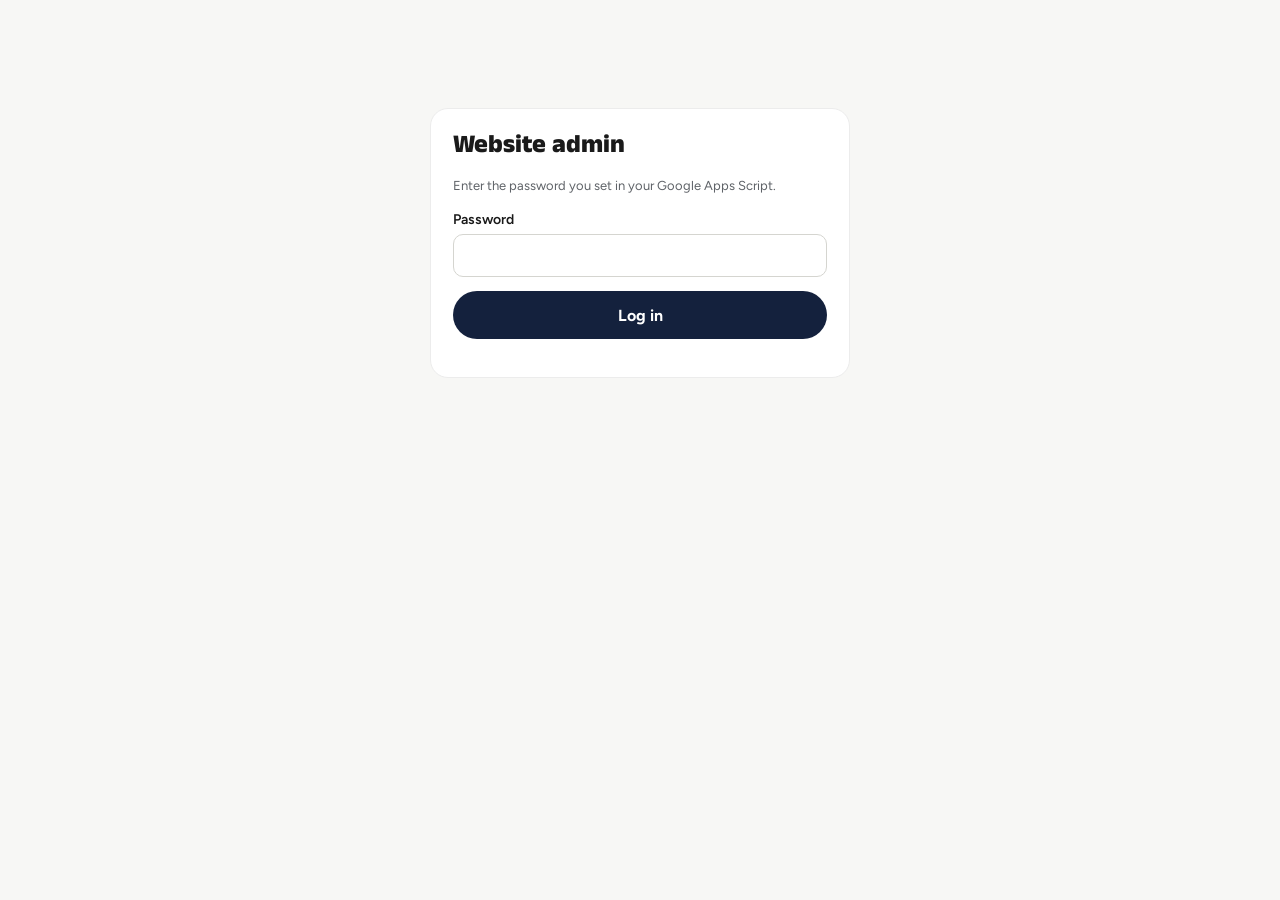
<file: admin.html>
<!doctype html>
<html lang="en">
<head>
<meta charset="utf-8">
<meta name="viewport" content="width=device-width, initial-scale=1, viewport-fit=cover">
<meta name="robots" content="noindex, nofollow">
<title>Website admin | Sabith</title>
<link rel="icon" href="/favicon.svg" type="image/svg+xml">
<link rel="preconnect" href="https://fonts.googleapis.com">
<link rel="preconnect" href="https://fonts.gstatic.com" crossorigin>
<link rel="stylesheet" href="https://fonts.googleapis.com/css2?family=Anek+Malayalam:wght@600;700;800&family=Figtree:wght@400;500;600;700&family=Noto+Sans+Malayalam:wght@400;600;700&display=swap">
<link rel="stylesheet" href="/assets/style.css">
<style>
body{background:#F7F7F5;padding-bottom:40px}
.wrap{max-width:860px}
.bar{display:flex;align-items:center;justify-content:space-between;gap:12px;padding-block:16px;flex-wrap:wrap}
.bar h1{font-size:1.5rem;font-weight:800}
.bar .links{display:flex;gap:10px;flex-wrap:wrap}
.small-btn{display:inline-flex;align-items:center;justify-content:center;min-height:40px;padding:8px 14px;border-radius:999px;border:2px solid var(--ink);background:#fff;color:var(--ink);font:700 14px var(--f-body);text-decoration:none;cursor:pointer}
.small-btn.dark{background:var(--ink);color:#fff}
.small-btn.danger{border-color:#B42318;color:#B42318}
.small-btn.danger.armed{background:#B42318;color:#fff}
.panel{background:#fff;border:1px solid var(--line);border-radius:18px;padding:22px;display:grid;gap:16px}
.tabs{display:flex;gap:6px;flex-wrap:wrap;margin-bottom:14px}
.tabs button{border:0;border-radius:999px;padding:10px 16px;font:700 15px var(--f-body);background:#ECECE8;color:var(--ink);cursor:pointer;min-height:44px}
.tabs button[aria-selected="true"]{background:var(--navy);color:#fff}
.list{display:grid;gap:10px}
.item{display:flex;align-items:center;justify-content:space-between;gap:12px;border:1px solid var(--line);border-radius:14px;padding:14px 16px;background:#fff;cursor:pointer;text-align:left;font:inherit;color:inherit;width:100%}
.item:hover{border-color:var(--ink)}
.item b{display:block;font-size:16px}
.item span.m{font-size:13px;color:var(--muted)}
.pill{flex:none;font:700 12px var(--f-body);padding:4px 10px;border-radius:999px;background:#E7F5EC;color:#1B6B3A}
.pill.off{background:#F1F1F1;color:var(--muted)}
.row{display:grid;grid-template-columns:repeat(auto-fit,minmax(220px,1fr));gap:14px}
label{display:grid;gap:6px;font:600 14px var(--f-body);color:var(--ink)}
label small{font-weight:400;color:var(--muted)}
input[type=text],input[type=date],input[type=url],input[type=password],select,textarea{width:100%;border:1.5px solid #D5D5D0;border-radius:10px;padding:11px 12px;font:16px var(--f-body);color:var(--ink);background:#fff}
textarea{min-height:120px;resize:vertical;line-height:1.6}
textarea.body{min-height:260px}
input:focus,select:focus,textarea:focus{outline:3px solid var(--amber);outline-offset:1px;border-color:var(--ink)}
.check{display:flex;align-items:center;gap:10px;font:600 15px var(--f-body);min-height:44px}
.check input{width:22px;height:22px;accent-color:var(--navy)}
.seg{display:inline-flex;border:2px solid var(--ink);border-radius:999px;overflow:hidden;justify-self:start}
.seg button{border:0;background:#fff;font:700 14px var(--f-body);padding:8px 16px;min-height:40px;cursor:pointer;color:var(--ink)}
.seg button[aria-pressed="true"]{background:var(--ink);color:#fff}
.actionsbar{display:flex;gap:10px;flex-wrap:wrap;align-items:center}
.hint{font-size:13px;color:var(--muted);line-height:1.5}
.preview{border:2px dashed #D5D5D0;border-radius:14px;padding:18px;background:#fff}
.preview h1{font-size:1.8rem;font-weight:800;margin-bottom:10px}
.thumb{max-width:220px;border-radius:10px;display:block}
.toast{position:fixed;left:50%;bottom:calc(20px + env(safe-area-inset-bottom,0px));transform:translateX(-50%);background:var(--ink);color:#fff;padding:12px 18px;border-radius:12px;font:600 15px var(--f-body);max-width:calc(100% - 32px);z-index:10;box-shadow:0 8px 30px rgba(0,0,0,.25)}
.toast.err{background:#B42318}
.login{max-width:420px;margin:12vh auto 0}
.empty{color:var(--muted);padding:8px 2px}
#langBox{display:grid;gap:16px}
</style>
</head>
<body>
<div class="wrap">

  <!-- Login -->
  <div id="login" class="login panel">
    <h1 style="font-size:1.6rem;font-weight:800">Website admin</h1>
    <p class="hint">Enter the password you set in your Google Apps Script.</p>
    <form id="loginForm" style="display:grid;gap:14px">
      <label for="pw">Password <input type="password" id="pw" autocomplete="current-password" required></label>
      <button class="btn btn-navy" type="submit" id="loginBtn">Log in</button>
    </form>
    <p class="hint" id="loginMsg" role="status"></p>
  </div>

  <!-- App -->
  <div id="app" hidden>
    <div class="bar">
      <h1>Website admin</h1>
      <div class="links">
        <a class="small-btn" href="/" target="_blank" rel="noopener">View site</a>
        <button class="small-btn" type="button" id="logout">Log out</button>
      </div>
    </div>
    <div class="tabs" role="tablist">
      <button type="button" role="tab" data-tab="posts" aria-selected="true">Posts</button>
      <button type="button" role="tab" data-tab="resources" aria-selected="false">Resources</button>
      <button type="button" role="tab" data-tab="links" aria-selected="false">Links</button>
      <button type="button" role="tab" data-tab="settings" aria-selected="false">Home page</button>
    </div>
    <div id="view"></div>
  </div>
</div>
<div class="toast" id="toast" hidden role="status"></div>

<script src="/assets/markdown.js"></script>
<script>
/* ---------- basics ---------- */
const $ = s => document.querySelector(s);
const esc = s => String(s ?? "").replace(/[&<>"']/g, c => ({ "&":"&amp;","<":"&lt;",">":"&gt;",'"':"&quot;","'":"&#39;" }[c]));
const safeUrl = u => /^https?:\/\//i.test(String(u || "").trim()) ? String(u).trim() : "";
const hidden = r => /^(no|n|false|0)$/i.test(String(r.show || "").trim());
const today = () => { const d = new Date(); return new Date(d.getTime() - d.getTimezoneOffset() * 60000).toISOString().slice(0, 10); };
const slugify = s => String(s || "").toLowerCase().trim().replace(/[^a-z0-9]+/g, "-").replace(/^-+|-+$/g, "").slice(0, 80);
let PW = "";
try { PW = sessionStorage.getItem("sb_admin") || ""; } catch (e) {}
let DATA = { posts: [], resources: [], links: [], settings: {} };
let TAB = "posts";
let GUIDES = [];   // pages on the website (from /guides.json), listed on the home page automatically

function toast(msg, isErr) {
  const t = $("#toast"); t.textContent = msg; t.className = "toast" + (isErr ? " err" : ""); t.hidden = false;
  clearTimeout(toast.timer); toast.timer = setTimeout(() => t.hidden = true, isErr ? 6000 : 3500);
}
async function api(payload) {
  const res = await fetch("/api/admin", { method: "POST", headers: { "Content-Type": "application/json" }, body: JSON.stringify({ ...payload, password: PW }) });
  let j = null; try { j = await res.json(); } catch (e) {}
  if (!j || !j.ok) throw new Error((j && j.error) || "Something went wrong. Try again.");
  return j;
}

/* ---------- login ---------- */
async function load() {
  const j = await api({ action: "list" });
  DATA = j.data;
  DATA.links = DATA.links || []; DATA.settings = DATA.settings || {};
  try { const g = await fetch("/guides.json", { cache: "no-cache" }).then(r => r.json()); GUIDES = Array.isArray(g) ? g : []; } catch (e) { GUIDES = []; }
}
$("#loginForm").addEventListener("submit", async e => {
  e.preventDefault();
  PW = $("#pw").value; $("#loginBtn").disabled = true; $("#loginMsg").textContent = "Checking…";
  try { await load(); try { sessionStorage.setItem("sb_admin", PW); } catch (e) {} showApp(); }
  catch (err) { $("#loginMsg").textContent = err.message; }
  finally { $("#loginBtn").disabled = false; }
});
$("#logout").addEventListener("click", () => { try { sessionStorage.removeItem("sb_admin"); } catch (e) {} PW = ""; location.reload(); });
function showApp() { $("#login").hidden = true; $("#app").hidden = false; render(); }
document.querySelectorAll("[data-tab]").forEach(b => b.addEventListener("click", () => {
  TAB = b.dataset.tab;
  document.querySelectorAll("[data-tab]").forEach(x => x.setAttribute("aria-selected", x === b ? "true" : "false"));
  render();
}));
if (PW) load().then(showApp).catch(() => { PW = ""; });

/* ---------- formatting preview (same Markdown file as the site: /assets/markdown.js) ---------- */
function formatBody(text) { return window.SabithMD ? SabithMD.render(text) : esc(text); }

/* ---------- views ---------- */
function render() {
  if (TAB === "posts") return listPosts();
  if (TAB === "resources") return listResources();
  if (TAB === "links") return editLinks();
  if (TAB === "settings") return editSettings();
}
function wireDelete(btn, run) {
  btn.addEventListener("click", async () => {
    if (!btn.classList.contains("armed")) { btn.classList.add("armed"); btn.textContent = "Tap again to delete"; setTimeout(() => { btn.classList.remove("armed"); btn.textContent = "Delete"; }, 4000); return; }
    btn.disabled = true; try { await run(); } catch (e) { toast(e.message, true); btn.disabled = false; }
  });
}

/* Posts */
function listPosts() {
  const posts = DATA.posts.map((p, i) => [p, i]).sort((a, b) => String(b[0].date).localeCompare(String(a[0].date)) || b[1] - a[1]).map(([p]) => p);
  $("#view").innerHTML = `<div class="panel">
    <div class="actionsbar"><button class="btn btn-amber" type="button" id="newPost">+ New post</button></div>
    <div class="list">${posts.length ? posts.map((p, i) => `
      <button class="item" type="button" data-i="${i}">
        <span><b>${esc(p.title_en || p.title_ml || p.slug)}</b><span class="m">${esc(p.date)} · /post/${esc(p.slug)}${p.body_ml ? " · EN + ML" : " · EN only"}</span></span>
        <span class="pill ${hidden(p) ? "off" : ""}">${hidden(p) ? "Hidden" : "Live"}</span>
      </button>`).join("") : `<p class="empty">No posts yet.</p>`}</div></div>`;
  $("#newPost").onclick = () => editPost(null);
  document.querySelectorAll(".item").forEach(b => b.onclick = () => editPost(posts[+b.dataset.i]));
}
function editPost(p) {
  const isNew = !p; p = p || { date: today(), show: "yes" };
  let lang = "en", previewOn = false;
  $("#view").innerHTML = `<form class="panel" id="pf">
    <div class="actionsbar"><button class="small-btn" type="button" id="back">← All posts</button>${!isNew ? `<a class="small-btn" href="/post/${encodeURIComponent(p.slug)}" target="_blank" rel="noopener">View live</a>` : ""}</div>
    <h2 style="font-size:1.4rem;font-weight:800">${isNew ? "New post" : "Edit post"}</h2>
    <div class="seg" role="group" aria-label="Language"><button type="button" data-l="en" aria-pressed="true">English</button><button type="button" data-l="ml" aria-pressed="false">മലയാളം</button></div>
    <div id="langBox"></div>
    <div class="row">
      <label for="f_slug">Page address <small>Letters, numbers, dashes</small><input type="text" id="f_slug" value="${esc(p.slug || "")}" placeholder="whatsapp-auto-reply"></label>
      <label for="f_date">Date<input type="date" id="f_date" value="${esc(p.date || today())}"></label>
    </div>
    <div class="row">
      <label for="f_reel">Reel link <small>Instagram or YouTube (optional)</small><input type="url" id="f_reel" value="${esc(p.reel || "")}" placeholder="https://"></label>
      <label for="f_kw">Resource keyword <small>Shows that free resource under the post</small>
        <select id="f_kw"><option value="">None</option>${DATA.resources.map(r => `<option value="${esc(r.keyword)}" ${String(r.keyword).toLowerCase() === String(p.keyword || "").toLowerCase() ? "selected" : ""}>${esc(r.keyword)} · ${esc(r.title)}</option>`).join("")}</select></label>
    </div>
    <label for="f_img">Cover image <small>Optional. Resized automatically before upload.</small><input type="file" id="f_img" accept="image/*"></label>
    <div id="imgBox">${safeUrl(p.image) ? `<img class="thumb" src="${esc(p.image)}" alt="Cover"> <button class="small-btn" type="button" id="rmImg">Remove image</button>` : ""}</div>
    <label class="check" for="f_show"><input type="checkbox" id="f_show" ${hidden(p) ? "" : "checked"}> Show on website</label>
    <div class="actionsbar">
      <button class="btn btn-navy" type="submit" id="save">Save</button>
      <button class="small-btn" type="button" id="prev">Preview</button>
      ${!isNew ? `<button class="small-btn danger" type="button" id="del">Delete</button>` : ""}
    </div>
    <div id="previewBox" hidden></div>
  </form>`;
  const vals = { title_en: p.title_en || "", title_ml: p.title_ml || "", summary_en: p.summary_en || "", summary_ml: p.summary_ml || "", body_en: p.body_en || "", body_ml: p.body_ml || "" };
  let image = p.image || "";
  const slugTouched = { v: !isNew };
  function syncLang() { ["title", "summary", "body"].forEach(k => { const el = $("#f_" + k); if (el) vals[k + "_" + lang] = el.value; }); }
  function drawLang() {
    const ml = lang === "ml";
    $("#langBox").innerHTML = `
      <label for="f_title">Title ${ml ? "(Malayalam)" : "(English)"}<input type="text" id="f_title" value="${esc(vals["title_" + lang])}" lang="${lang}"></label>
      <label for="f_summary">One-line summary <small>Shown in the post list and on Google</small><input type="text" id="f_summary" value="${esc(vals["summary_" + lang])}" lang="${lang}"></label>
      <label for="f_body">Post text ${ml ? "(Malayalam)" : "(English)"}
        <small>Empty line = new paragraph · "- " bullet · "1. " numbered step · "## " heading · **bold** · links work automatically${ml ? " · leave empty to hide the Read in Malayalam button" : ""}</small>
        <details class="hint"><summary>More formatting: prompts with a Copy button, tables, tip boxes</summary>
<pre style="white-space:pre-wrap;font:13px/1.6 ui-monospace,Menlo,Consolas,monospace;margin:8px 0 0">### Small heading

\`\`\`
Text people should copy (a prompt or command).
It gets a Copy button. [WORDS IN CAPITALS] show in amber.
\`\`\`

| Tool | What it does |
|---|---|
| FFmpeg | Cuts video |

&gt; **Tip** This becomes a yellow tip box.

[Link text](https://sabithk.com/ai-video-editor)
![Image description](https://link-to-image.jpg)</pre></details>
        <textarea class="body" id="f_body" lang="${lang}">${esc(vals["body_" + lang])}</textarea></label>`;
    $("#f_title").addEventListener("input", e => { if (lang === "en" && !slugTouched.v) $("#f_slug").value = slugify(e.target.value); });
  }
  function drawPreview() {
    syncLang();
    const box = $("#previewBox");
    box.hidden = !previewOn; if (!previewOn) return;
    box.innerHTML = `<div class="preview post"><p class="hint" style="margin-bottom:10px">Preview (${lang === "ml" ? "Malayalam" : "English"})</p>
      <h1>${esc(vals["title_" + lang])}</h1>${safeUrl(image) ? `<img class="cover" src="${esc(image)}" alt="">` : ""}
      <div class="body">${formatBody(vals["body_" + lang])}</div></div>`;
  }
  drawLang();
  document.querySelectorAll(".seg button").forEach(b => b.onclick = () => {
    syncLang(); lang = b.dataset.l;
    document.querySelectorAll(".seg button").forEach(x => x.setAttribute("aria-pressed", x === b ? "true" : "false"));
    drawLang(); drawPreview();
  });
  $("#f_slug").addEventListener("input", () => slugTouched.v = true);
  $("#back").onclick = listPosts;
  $("#prev").onclick = () => { previewOn = !previewOn; $("#prev").textContent = previewOn ? "Hide preview" : "Preview"; drawPreview(); };
  const rm = () => { const b = $("#rmImg"); if (b) b.onclick = () => { image = ""; $("#imgBox").innerHTML = ""; }; };
  rm();
  $("#f_img").addEventListener("change", async e => {
    const file = e.target.files[0]; if (!file) return;
    $("#imgBox").innerHTML = `<p class="hint">Uploading…</p>`;
    try {
      const { data, mime } = await shrink(file);
      const j = await api({ action: "upload", name: file.name, mime, data });
      image = j.url;
      $("#imgBox").innerHTML = `<img class="thumb" src="${esc(image)}" alt="Cover"> <button class="small-btn" type="button" id="rmImg">Remove image</button>`; rm();
      toast("Image uploaded");
    } catch (err) { $("#imgBox").innerHTML = ""; toast(err.message, true); }
  });
  $("#pf").addEventListener("submit", async e => {
    e.preventDefault(); syncLang();
    const row = { ...vals, slug: slugify($("#f_slug").value || vals.title_en), date: $("#f_date").value, reel: $("#f_reel").value.trim(),
      keyword: $("#f_kw").value, image, show: $("#f_show").checked ? "yes" : "no" };
    if (!row.title_en && !row.title_ml) return toast("Add a title first", true);
    if (!row.slug) return toast("Add a page address (e.g. my-first-post)", true);
    if (!row.body_en && !row.body_ml) return toast("Add the post text", true);
    $("#save").disabled = true; $("#save").textContent = "Saving…";
    try {
      await api({ action: "save", type: "posts", row, originalKey: isNew ? "" : p.slug });
      await load(); toast("Saved. Live on the site within about a minute."); listPosts();
    } catch (err) { toast(err.message, true); $("#save").disabled = false; $("#save").textContent = "Save"; }
  });
  if (!isNew) wireDelete($("#del"), async () => { await api({ action: "delete", type: "posts", key: p.slug }); await load(); toast("Post deleted"); listPosts(); });
}
function shrink(file, max = 1600) {
  return new Promise((resolve, reject) => {
    const img = new Image(); const url = URL.createObjectURL(file);
    img.onload = () => {
      const s = Math.min(1, max / Math.max(img.width, img.height));
      const c = document.createElement("canvas"); c.width = Math.round(img.width * s); c.height = Math.round(img.height * s);
      c.getContext("2d").drawImage(img, 0, 0, c.width, c.height); URL.revokeObjectURL(url);
      const d = c.toDataURL("image/jpeg", 0.82);
      resolve({ data: d.split(",")[1], mime: "image/jpeg" });
    };
    img.onerror = () => reject(new Error("Couldn't read that image. Try a JPG or PNG."));
    img.src = url;
  });
}

/* Resources */
const hiddenKw = () => String((DATA.settings.hideGuides || {}).en || "").toUpperCase().split(/[\s,]+/).filter(Boolean);
async function setGuideHidden(kw, hide) {
  const set = new Set(hiddenKw()); hide ? set.add(kw) : set.delete(kw);
  await api({ action: "save", type: "settings", row: { key: "hideGuides", en: [...set].join(", "), ml: "" } });
}
function listResources() {
  const list = DATA.resources;
  const hk = hiddenKw();
  const ownList = list.map((r, i) => [r, i]).filter(([r]) => !GUIDES.some(g => g.keyword.toUpperCase() === String(r.keyword || "").toUpperCase()));
  $("#view").innerHTML = `<div class="panel">
    <h2 style="font-size:1.3rem;font-weight:800">Pages on your website</h2>
    <p class="hint">These are listed on your home page automatically, newest first. Hide one, or tap Edit text to change its title or description.</p>
    <div class="list">${GUIDES.length ? GUIDES.map((g, i) => {
      const off = hk.includes(g.keyword.toUpperCase());
      return `<div class="item" style="cursor:default">
        <span><b>${esc(g.keyword)} · ${esc(g.title)}</b><span class="m">${esc(g.date || "")} · ${esc(g.link)}</span></span>
        <span style="display:flex;gap:8px;flex:none">
          <button class="small-btn" type="button" data-gedit="${i}">Edit text</button>
          <button class="small-btn" type="button" data-ghide="${i}">${off ? "Show" : "Hide"}</button>
        </span>
        <span class="pill ${off ? "off" : ""}">${off ? "Hidden" : "Live"}</span>
      </div>`; }).join("") : `<p class="empty">No pages yet.</p>`}</div>

    <h2 style="font-size:1.3rem;font-weight:800;margin-top:26px">Your own items</h2>
    <div class="actionsbar"><button class="btn btn-amber" type="button" id="newRes">+ New item</button></div>
    <p class="hint">For things that aren't pages on this site, like a Google Drive PDF. Empty link = shows "Coming soon".</p>
    <div class="list">${ownList.length ? ownList.map(([r, i]) => `
      <button class="item" type="button" data-i="${i}">
        <span><b>${esc(r.keyword)} · ${esc(r.title)}</b><span class="m">${esc(r.format)}${safeUrl(r.link) ? " · link added" : " · no link yet (shows Coming soon)"}</span></span>
        <span class="pill ${hidden(r) ? "off" : ""}">${hidden(r) ? "Hidden" : "Live"}</span>
      </button>`).join("") : `<p class="empty">None yet.</p>`}</div></div>`;
  $("#newRes").onclick = () => editResource(null);
  document.querySelectorAll("[data-i]").forEach(b => b.onclick = () => editResource(list[+b.dataset.i]));
  document.querySelectorAll("[data-ghide]").forEach(b => b.onclick = async () => {
    const g = GUIDES[+b.dataset.ghide]; b.disabled = true;
    try { await setGuideHidden(g.keyword.toUpperCase(), b.textContent.trim() === "Hide"); await load(); toast("Saved. Live within about a minute."); listResources(); }
    catch (err) { toast(err.message, true); b.disabled = false; }
  });
  document.querySelectorAll("[data-gedit]").forEach(b => b.onclick = () => {
    const g = GUIDES[+b.dataset.gedit];
    const o = list.find(r => String(r.keyword || "").toUpperCase() === g.keyword.toUpperCase());
    editResource(o || { ...g, link: "", show: "yes", new: "", _fromGuide: true });
  });
}
function editResource(r) {
  const fromGuide = !!(r && r._fromGuide);
  const isNew = !r || fromGuide; r = r || { format: "PDF", show: "yes", new: "yes" };
  const isPage = GUIDES.some(g => g.keyword.toUpperCase() === String(r.keyword || "").toUpperCase());
  $("#view").innerHTML = `<form class="panel" id="rf">
    <div class="actionsbar"><button class="small-btn" type="button" id="back">← All resources</button></div>
    <h2 style="font-size:1.4rem;font-weight:800">${fromGuide ? "Edit page text" : isNew ? "New item" : "Edit item"}</h2>
    <div class="row">
      <label for="r_kw">Keyword <small>The word you say in the reel, e.g. TOOLS</small><input type="text" id="r_kw" value="${esc(r.keyword || "")}" required></label>
      <label for="r_fmt">Format<select id="r_fmt">${["PDF", "Workflow", "Template", "Sheet", "Video", "Guide"].map(f => `<option ${f === r.format ? "selected" : ""}>${f}</option>`).join("")}</select></label>
    </div>
    <div class="row">
      <label for="r_t">Title (English)<input type="text" id="r_t" value="${esc(r.title || "")}" required></label>
      <label for="r_tm">Title (Malayalam)<input type="text" id="r_tm" lang="ml" value="${esc(r.title_ml || "")}"></label>
    </div>
    <label for="r_d">Description (English)<textarea id="r_d">${esc(r.description || "")}</textarea></label>
    <label for="r_dm">Description (Malayalam)<textarea id="r_dm" lang="ml">${esc(r.description_ml || "")}</textarea></label>
    <label for="r_l">${isPage ? "Link <small>Leave empty to keep the link to your page.</small>" : "Download link <small>Google Drive link with \"Anyone with the link can view\". Empty = Coming soon.</small>"}<input type="url" id="r_l" value="${esc(r.link || "")}" placeholder="https://"></label>
    <label class="check" for="r_new"><input type="checkbox" id="r_new" ${String(r.new).toLowerCase() === "yes" ? "checked" : ""}> Show "New" label</label>
    <label class="check" for="r_show"><input type="checkbox" id="r_show" ${hidden(r) ? "" : "checked"}> Show on website</label>
    <div class="actionsbar"><button class="btn btn-navy" type="submit" id="save">Save</button>${!isNew ? `<button class="small-btn danger" type="button" id="del">Delete</button>` : ""}</div>
  </form>`;
  $("#back").onclick = listResources;
  $("#rf").addEventListener("submit", async e => {
    e.preventDefault();
    const row = { keyword: $("#r_kw").value.trim().toUpperCase(), format: $("#r_fmt").value, title: $("#r_t").value.trim(), title_ml: $("#r_tm").value.trim(),
      description: $("#r_d").value.trim(), description_ml: $("#r_dm").value.trim(), link: $("#r_l").value.trim(),
      new: $("#r_new").checked ? "yes" : "", show: $("#r_show").checked ? "yes" : "no" };
    $("#save").disabled = true; $("#save").textContent = "Saving…";
    try { await api({ action: "save", type: "resources", row, originalKey: isNew ? "" : r.keyword }); await load(); toast("Saved. Live within about a minute."); listResources(); }
    catch (err) { toast(err.message, true); $("#save").disabled = false; $("#save").textContent = "Save"; }
  });
  if (!isNew) wireDelete($("#del"), async () => { await api({ action: "delete", type: "resources", key: r.keyword }); await load(); toast("Resource deleted"); listResources(); });
}

/* Links */
function editLinks() {
  const names = ["Instagram", "YouTube", "X", "WhatsApp Channel", "LinkedIn", "Facebook", "Threads", "Telegram"];
  const alias = { x: ["x", "twitter", "x (twitter)"] };
  const get = n => (DATA.links.find(l => (alias[n.toLowerCase()] || [n.toLowerCase()]).includes(String(l.platform).toLowerCase())) || {}).link || "";
  $("#view").innerHTML = `<form class="panel" id="lf">
    <h2 style="font-size:1.4rem;font-weight:800">Your profile links</h2>
    <p class="hint">Paste the link to your profile. Only platforms with a link show on your home page (as glowing buttons). Leave it empty to hide that platform.</p>
    ${names.map((n, i) => `<label for="l_${i}">${n}<input type="url" id="l_${i}" value="${esc(get(n))}" placeholder="https://"></label>`).join("")}
    <div class="actionsbar"><button class="btn btn-navy" type="submit" id="save">Save links</button></div>
  </form>`;
  $("#lf").addEventListener("submit", async e => {
    e.preventDefault(); $("#save").disabled = true; $("#save").textContent = "Saving…";
    try {
      for (let i = 0; i < names.length; i++) {
        const v = $("#l_" + i).value.trim();
        if (v !== get(names[i])) await api({ action: "save", type: "links", row: { platform: names[i], link: v } });
      }
      await load(); toast("Links saved"); editLinks();
    } catch (err) { toast(err.message, true); $("#save").disabled = false; $("#save").textContent = "Save links"; }
  });
}

/* About & page text */
/* [key, label, English default, Malayalam default, long text?, group] — the defaults match /assets/site.js */
const TEXT_FIELDS = [
  ["name", "Your name", "Sabith", "Sabith", false, "Top of the page"],
  ["tagline", "Line under your name", "Practical AI & automation · Malayalam", "പ്രായോഗിക AI & automation · മലയാളം", false, "Top of the page"],
  ["tag", "Small label above the headline", "Free · No coding", "സൗജന്യം · കോഡിംഗ് വേണ്ട", false, "Top of the page"],
  ["headline", "Headline  (put *stars* around words to highlight them in yellow)", "Practical AI & *automation workflows*", "പ്രായോഗിക AI-യും *automation workflows-ഉം*", false, "Top of the page"],
  ["sub", "Line under the headline", "Every guide from my reels, in one place.", "എന്റെ reels-ലെ എല്ലാ guides-ഉം ഒരിടത്ത്.", false, "Top of the page"],
  ["guidesHead", "List heading", "Free guides", "സൗജന്യ guides", false, "Guide list"],
  ["guidesLine", "Line under the list heading", "Tap a guide to open it. New ones show up here first.", "ഒരു guide തുറക്കാൻ അതിൽ tap ചെയ്യൂ. പുതിയവ ആദ്യം ഇവിടെ വരും.", false, "Guide list"],
  ["searchPh", "Text inside the search box", "Type a keyword from a reel", "Reel-ലെ keyword type ചെയ്യൂ", false, "Guide list"],
  ["noMatch", "When the search finds nothing", "No guide with that keyword yet. Check the reel caption, or follow below to get it first.", "ആ keyword-ൽ ഇതുവരെ guide ഇല്ല. Reel caption നോക്കൂ, അല്ലെങ്കിൽ താഴെ follow ചെയ്ത് ആദ്യം അറിയൂ.", true, "Guide list"],
  ["newLabel", "\"New\" label", "New", "പുതിയത്", false, "Guide list"],
  ["soon", "\"Coming soon\" label", "Coming soon", "ഉടൻ വരുന്നു", false, "Guide list"],
  ["postsHead", "Posts heading", "Latest posts", "പുതിയ posts", false, "Latest posts (if switched on)"],
  ["allPosts", "Link to all posts", "See all posts →", "എല്ലാ posts-ഉം കാണൂ →", false, "Latest posts (if switched on)"],
  ["aboutTag", "Small label above the heading", "About me", "എന്നെക്കുറിച്ച്", false, "About me"],
  ["aboutHead", "Heading", "Hi, I'm Sabith", "ഹായ്, ഞാൻ സബിത്ത്", false, "About me"],
  ["aboutText", "Text about you", "I test AI tools and automations on real work every week, and share only what actually saves time, in simple Malayalam. No coding, no hype.", "എല്ലാ ആഴ്ചയും AI tools-ഉം automations-ഉം യഥാർത്ഥ ജോലിയിൽ പരീക്ഷിച്ച്, ശരിക്കും സമയം ലാഭിക്കുന്നവ മാത്രം ലളിതമായ മലയാളത്തിൽ പങ്കുവെക്കുന്നു. കോഡിംഗ് വേണ്ട, hype ഇല്ല.", true, "About me"],
  ["followHead", "Follow heading", "Follow for new guides", "പുതിയ guides-ന് follow ചെയ്യൂ", false, "Bottom of the page"],
  ["followLine", "Line under the follow heading", "New guides every week.", "എല്ലാ ആഴ്ചയും പുതിയ guides.", false, "Bottom of the page"],
  ["footer", "Place at the very bottom", "Kerala, India", "കേരളം, ഇന്ത്യ", false, "Bottom of the page"]
];
/* [key, label, on by default?] */
const TOGGLES = [
  ["showHero", "Headline at the top", true],
  ["showSearch", "Keyword search box", true],
  ["showPosts", "Latest posts", false],
  ["showAbout", "About me section", true]
];
function editSettings() {
  const cur = k => DATA.settings[k] || {};
  const groups = [...new Set(TEXT_FIELDS.map(x => x[5]))];
  const on = (k, d) => { const v = String(cur(k).en || "").trim(); return v ? /^(yes|y|true|1)$/i.test(v) : d; };
  const field = ([k, label, en, ml, long]) => `
      <div style="display:grid;gap:8px">
        <b style="font-size:14px">${esc(label)}</b>
        <label for="s_${k}_en"><small>English</small>${long ? `<textarea id="s_${k}_en">${esc(cur(k).en || en)}</textarea>` : `<input type="text" id="s_${k}_en" value="${esc(cur(k).en || en)}">`}</label>
        <label for="s_${k}_ml"><small>Malayalam</small>${long ? `<textarea id="s_${k}_ml" lang="ml">${esc(cur(k).ml || ml)}</textarea>` : `<input type="text" id="s_${k}_ml" lang="ml" value="${esc(cur(k).ml || ml)}">`}</label>
      </div>`;
  $("#view").innerHTML = `<form class="panel" id="sf">
    <h2 style="font-size:1.4rem;font-weight:800">Home page</h2>
    <p class="hint">Everything on your home page, in both languages. Change what you want, then press Save at the bottom. The guide list fills itself from your pages (Resources tab) and the follow buttons from the Links tab.</p>
    <fieldset style="border:1px solid var(--line);border-radius:14px;padding:14px;display:grid;gap:4px">
      <legend style="font-weight:700;padding:0 6px">Show on the home page</legend>
      ${TOGGLES.map(([k, label, d]) => `<label class="check" for="t_${k}"><input type="checkbox" id="t_${k}" ${on(k, d) ? "checked" : ""}> ${esc(label)}</label>`).join("")}
    </fieldset>
    ${groups.map(g => `<details style="border:1px solid var(--line);border-radius:14px;padding:12px 14px" ${g === "Top of the page" ? "open" : ""}>
      <summary style="font-weight:700;cursor:pointer;min-height:32px">${esc(g)}</summary>
      <div style="display:grid;gap:16px;margin-top:10px">${TEXT_FIELDS.filter(x => x[5] === g).map(field).join("")}</div>
    </details>`).join("")}
    <div class="actionsbar"><button class="btn btn-navy" type="submit" id="save">Save home page</button></div>
  </form>`;
  $("#sf").addEventListener("submit", async e => {
    e.preventDefault(); $("#save").disabled = true; $("#save").textContent = "Saving…";
    try {
      let n = 0;
      for (const [k, label, d] of TOGGLES) {
        const v = $(`#t_${k}`).checked;
        if (v !== on(k, d)) { await api({ action: "save", type: "settings", row: { key: k, en: v ? "yes" : "no", ml: "" } }); n++; }
      }
      for (const [k, , en, ml] of TEXT_FIELDS) {
        const vEn = $(`#s_${k}_en`).value.trim(), vMl = $(`#s_${k}_ml`).value.trim();
        const c = cur(k);
        if (vEn !== (c.en || en) || vMl !== (c.ml || ml)) { await api({ action: "save", type: "settings", row: { key: k, en: vEn, ml: vMl } }); n++; }
      }
      await load(); toast(n ? "Saved. Live within about a minute." : "Nothing changed."); editSettings();
    } catch (err) { toast(err.message, true); $("#save").disabled = false; $("#save").textContent = "Save home page"; }
  });
}
</script>
</body>
</html>
</file>
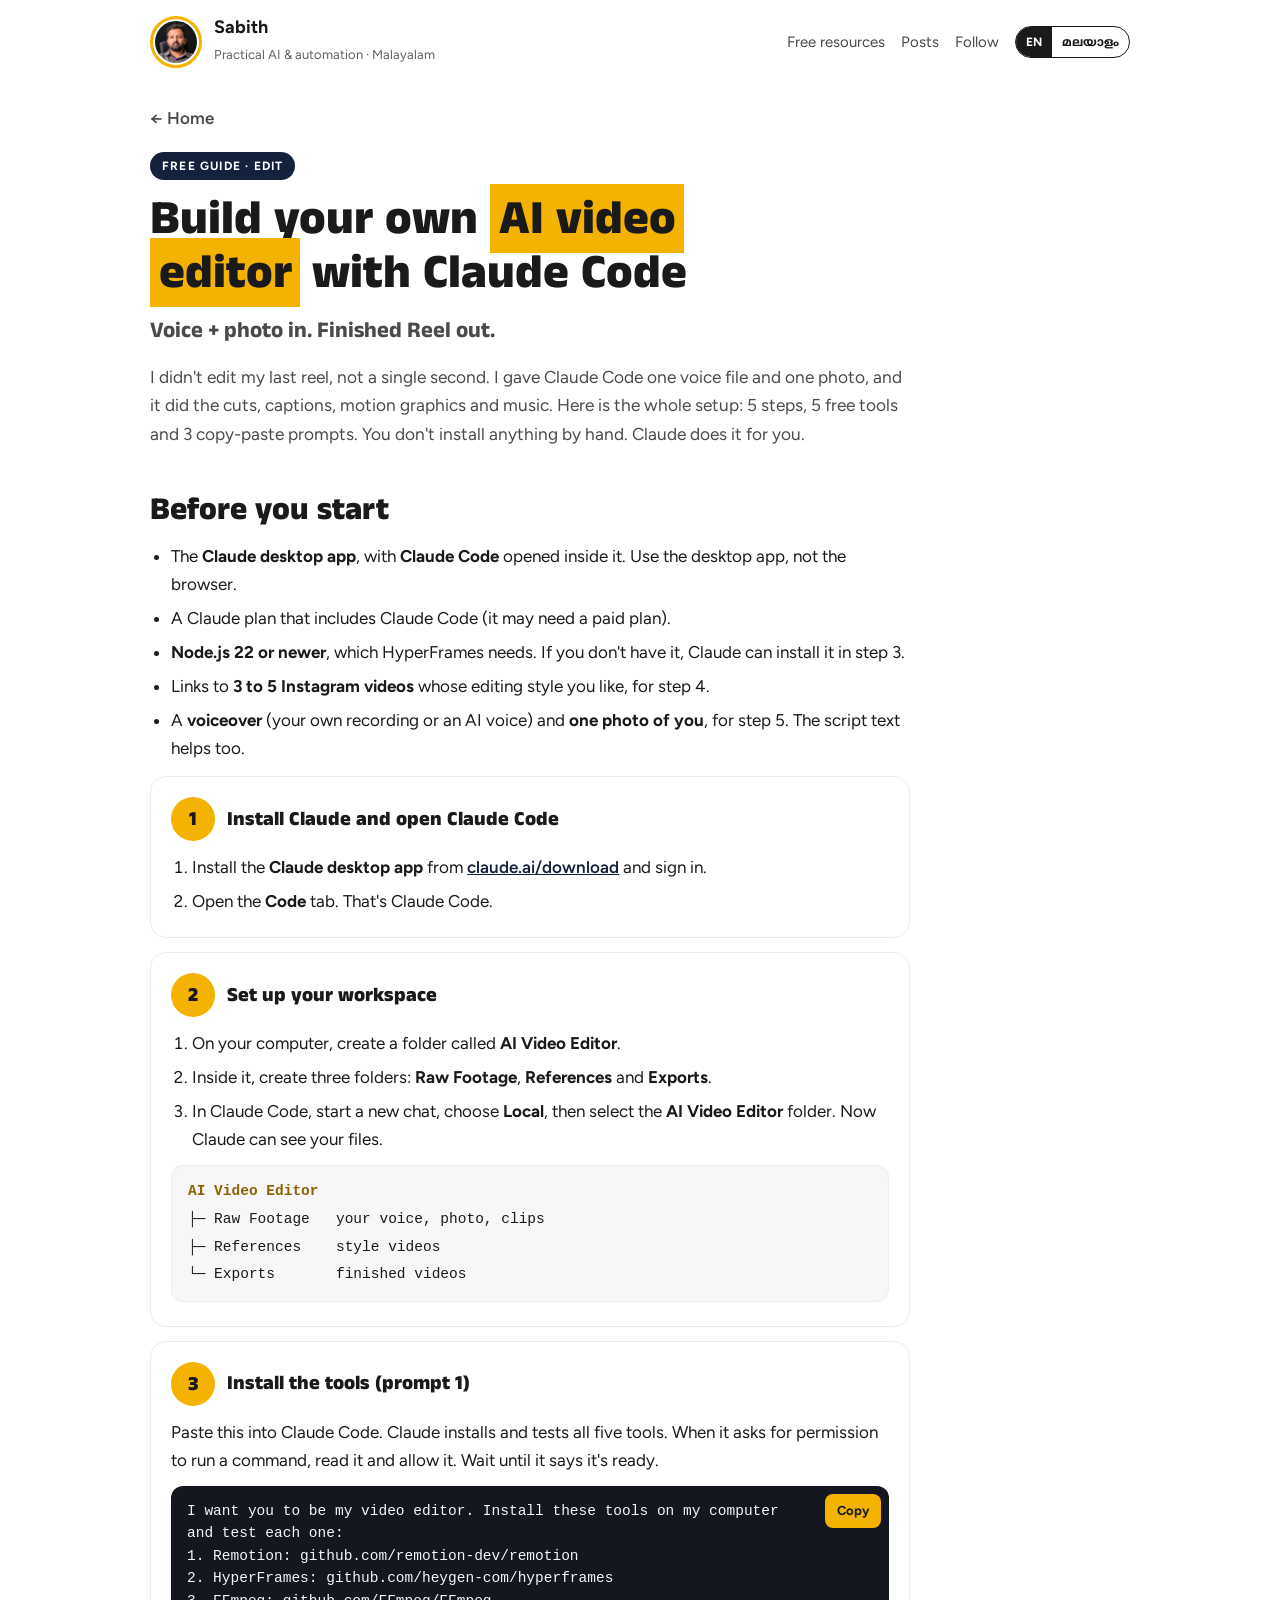
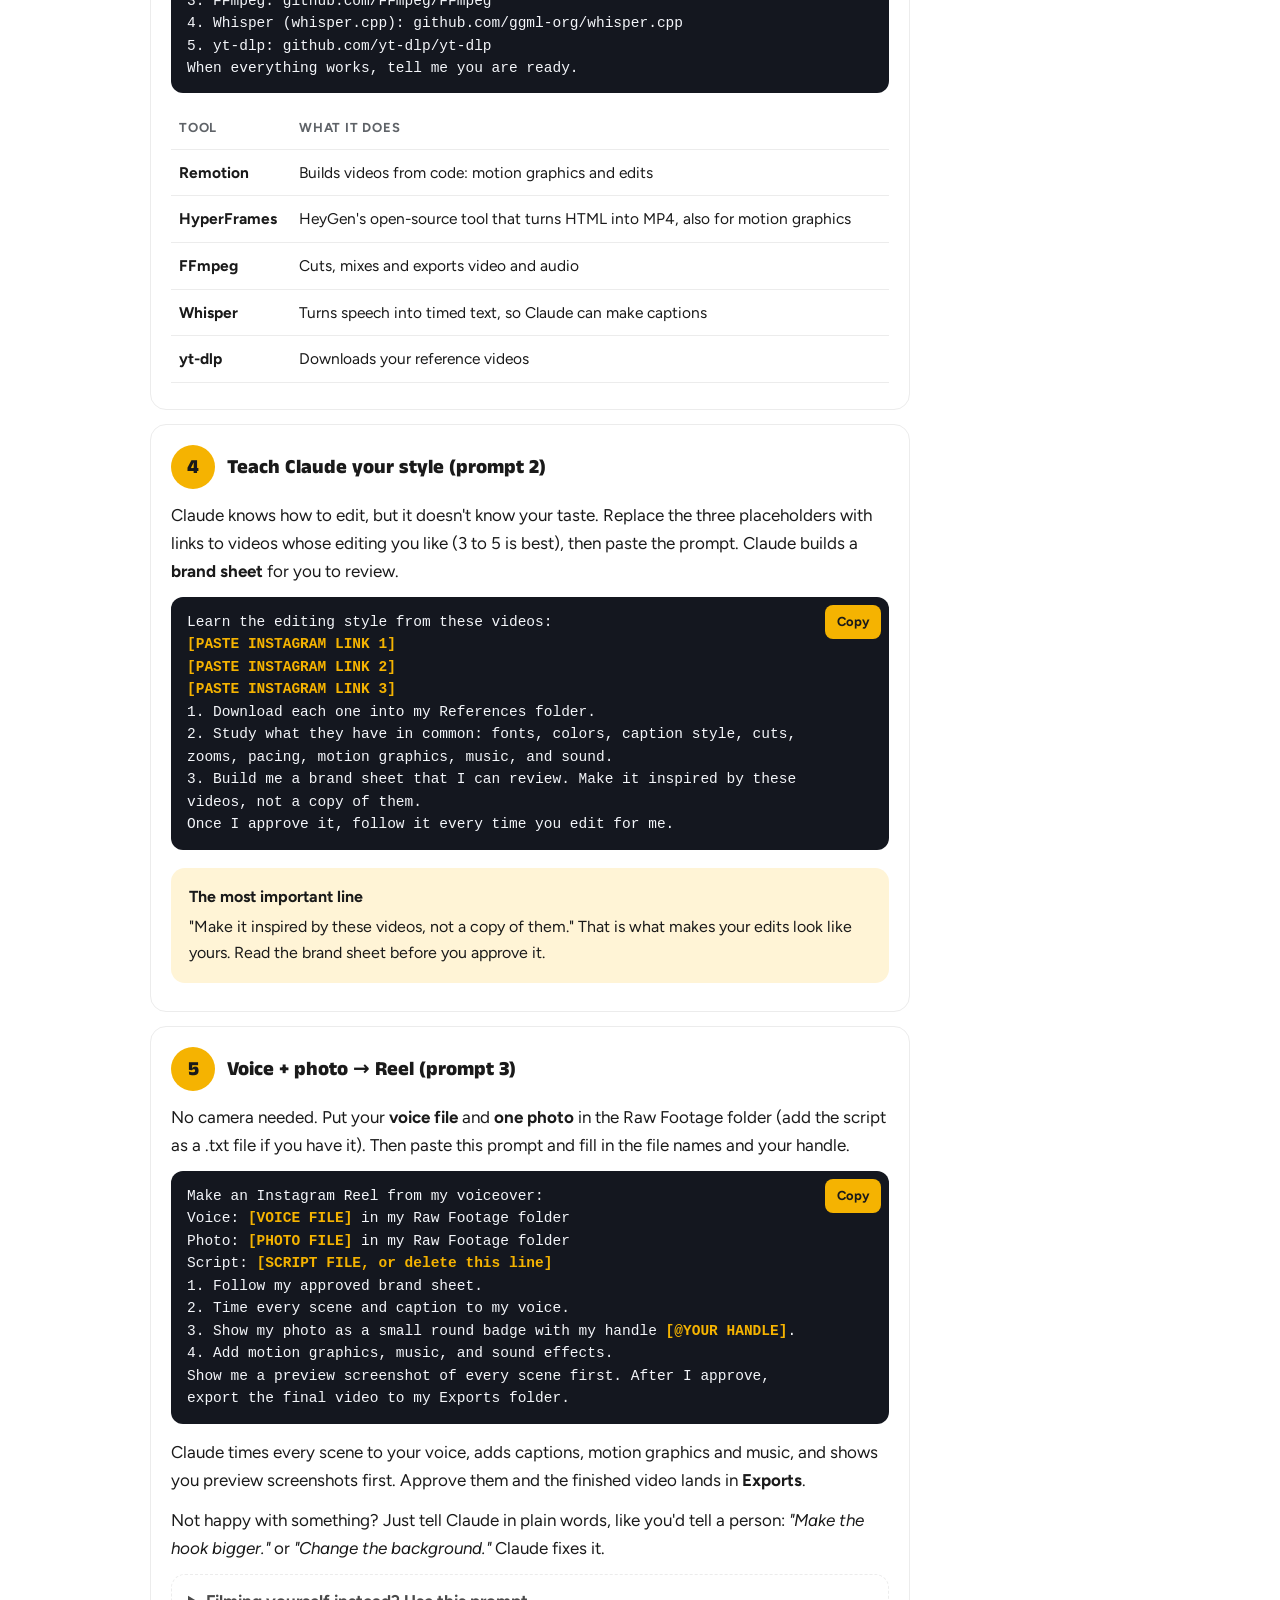
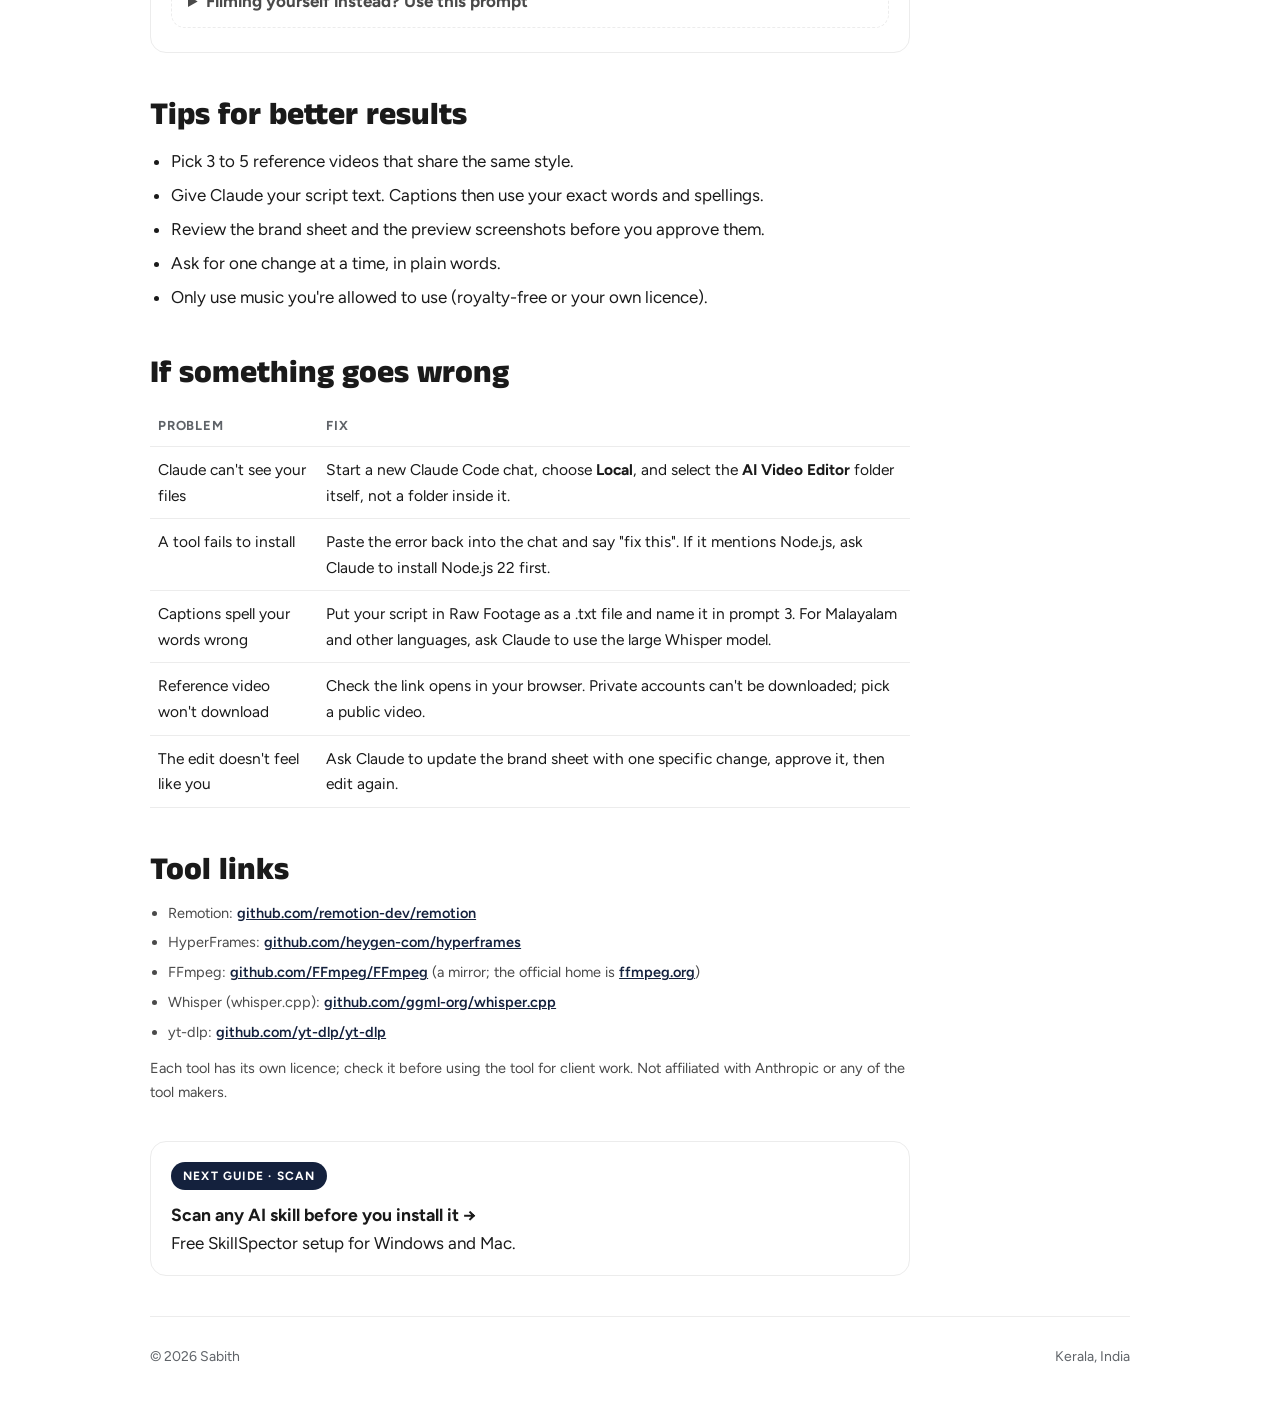
<file: ai-video-editor.html>
<!doctype html>
<html lang="en">
<head>
<meta charset="utf-8">
<meta name="viewport" content="width=device-width, initial-scale=1, viewport-fit=cover">
<title>Build Your Own AI Video Editor with Claude Code | Free Guide | Sabith</title>
<meta name="description" content="Step-by-step guide in English and Malayalam: set up Claude Code with Remotion, HyperFrames, FFmpeg, Whisper and yt-dlp, then turn your voice and one photo into a finished Reel. 3 copy-paste prompts.">
<meta property="og:title" content="Build your own AI video editor with Claude Code (free guide)">
<meta property="og:description" content="Voice + photo in, finished Reel out. 5 steps, 5 free tools, 3 copy-paste prompts. English and Malayalam.">
<meta property="og:image" content="/assets/og.jpg">
<meta property="og:type" content="article">
<meta name="twitter:card" content="summary_large_image">
<meta name="theme-color" content="#14213D">
<link rel="icon" href="/favicon.svg" type="image/svg+xml">
<link rel="preconnect" href="https://fonts.googleapis.com">
<link rel="preconnect" href="https://fonts.gstatic.com" crossorigin>
<link rel="stylesheet" href="https://fonts.googleapis.com/css2?family=Anek+Malayalam:wght@600;700;800&family=Figtree:wght@400;500;600;700&family=Noto+Sans+Malayalam:wght@400;600;700&display=swap">
<link rel="stylesheet" href="/assets/style.css">
<style>
  /* guide-only additions; colours and fonts come from /assets/style.css */
  .guide{max-width:760px;padding-block:20px 40px}
  .guide .back{display:inline-block;margin-bottom:18px;text-decoration:none;font-weight:600;color:var(--ink-2)}
  .guide h1{font-size:clamp(2rem,6vw,3rem);font-weight:800;margin:12px 0 12px}
  .guide .sub{font-family:var(--f-display);font-size:clamp(1.15rem,3vw,1.4rem);font-weight:700;color:var(--ink-2);margin-bottom:14px}
  .guide .lead{color:var(--ink-2);font-size:1.08rem}
  .guide h2{font-size:clamp(1.5rem,4vw,2rem);font-weight:800;margin:44px 0 14px}
  .guide h3{font-size:1.25rem;font-weight:800;margin:0}
  .guide p{margin:0 0 12px}
  .guide ul,.guide ol{margin:0 0 12px;padding-left:1.25em;display:grid;gap:6px}
  .guide a{color:var(--navy);font-weight:600}
  .box{background:var(--amber-soft);border-radius:14px;padding:16px 18px;margin:18px 0;font-size:16px}
  .box b{display:block;margin-bottom:4px}
  .num{width:44px;height:44px;border-radius:50%;background:var(--amber);color:var(--ink);display:flex;align-items:center;justify-content:center;font:800 20px var(--f-display);flex:none}
  .step{border:1px solid var(--line);border-radius:16px;padding:20px 20px 10px;margin:14px 0;background:#fff}
  .step .top{display:flex;align-items:center;gap:12px;margin-bottom:12px}
  .os{font:700 12px var(--f-body);letter-spacing:.08em;text-transform:uppercase;color:var(--muted);margin:10px 0 4px}
  .code{position:relative;background:#14171F;color:#F4F6FA;border-radius:12px;margin:6px 0 14px}
  .code pre{margin:0;padding:14px 92px 14px 16px;font:500 14.5px/1.55 ui-monospace,Menlo,Consolas,"Cascadia Mono",monospace;white-space:pre-wrap;overflow-wrap:anywhere}
  .code pre .ph{color:var(--amber);font-weight:700}
  .code button{position:absolute;top:8px;right:8px;border:0;border-radius:8px;background:var(--amber);color:var(--ink);font:700 13px var(--f-body);padding:7px 12px;min-height:34px;cursor:pointer}
  code.i{font:600 .92em ui-monospace,Menlo,Consolas,monospace;background:#F1F2F5;border-radius:6px;padding:1px 6px}
  .tree{font:500 14.5px/1.9 ui-monospace,Menlo,Consolas,monospace;background:#F7F7F8;border:1px solid var(--line);border-radius:12px;padding:12px 16px;margin:8px 0 14px;white-space:pre-wrap}
  .tree b{color:var(--amber-dark)}
  table.score{width:100%;border-collapse:collapse;margin:10px 0 16px;font-size:15.5px}
  table.score th,table.score td{border-bottom:1px solid var(--line);padding:10px 8px;text-align:left;vertical-align:top}
  table.score th{font-size:13px;letter-spacing:.06em;text-transform:uppercase;color:var(--muted)}
  .dl{display:inline-block;background:var(--navy);color:#fff!important;text-decoration:none;border-radius:999px;padding:11px 18px;font-weight:700;margin:4px 0 6px}
  .pdfnote{font-size:14px;color:var(--muted);margin:2px 0 0!important}
  .more{border:1px solid var(--line);border-radius:16px;padding:18px 20px;margin-top:36px;display:block;text-decoration:none;color:var(--ink)!important;font-weight:400!important}
  .more:hover{border-color:var(--ink)}
  .more b{display:block;font-size:1.1rem}
  .src{font-size:14.5px;color:var(--ink-2)}
  .src li{word-break:break-word}
  .alt{border:1px dashed var(--line);border-radius:14px;padding:12px 16px;margin:10px 0 14px}
  .alt summary{cursor:pointer;font-weight:700;color:var(--ink-2)}
  .alt[open] summary{margin-bottom:10px}
  [data-l]{display:none}
  html[lang="en"] [data-l="en"],html[lang="ml"] [data-l="ml"]{display:block}
</style>
</head>
<body>
<div class="wrap">

  <header>
    <a class="me" href="/">
      <span class="avatar"><img src="/assets/sabith.jpg" alt="Sabith" width="52" height="52"></span>
      <span><b>Sabith</b><span>Practical AI &amp; automation · Malayalam</span></span>
    </a>
    <div class="hright">
      <nav aria-label="Sections">
        <a href="/#free">Free resources</a>
        <a href="/posts">Posts</a>
        <a href="/#follow">Follow</a>
      </nav>
      <div class="lang" role="group" aria-label="Language">
        <button type="button" data-set-lang="en" aria-pressed="true">EN</button>
        <button type="button" data-set-lang="ml" aria-pressed="false">മലയാളം</button>
      </div>
    </div>
  </header>

  <main class="guide">
    <a class="back" href="/">← Home</a>

<!-- ======================= ENGLISH ======================= -->
<article data-l="en" lang="en">
  <span class="tag">Free guide · EDIT</span>
  <h1>Build your own <span class="hl">AI video editor</span> with Claude Code</h1>
  <p class="sub">Voice + photo in. Finished Reel out.</p>
  <p class="lead">I didn't edit my last reel, not a single second. I gave Claude Code one voice file and one photo, and it did the cuts, captions, motion graphics and music. Here is the whole setup: 5 steps, 5 free tools and 3 copy-paste prompts. You don't install anything by hand. Claude does it for you.</p>

  <h2>Before you start</h2>
  <ul>
    <li>The <b>Claude desktop app</b>, with <b>Claude Code</b> opened inside it. Use the desktop app, not the browser.</li>
    <li>A Claude plan that includes Claude Code (it may need a paid plan).</li>
    <li><b>Node.js 22 or newer</b>, which HyperFrames needs. If you don't have it, Claude can install it in step 3.</li>
    <li>Links to <b>3 to 5 Instagram videos</b> whose editing style you like, for step 4.</li>
    <li>A <b>voiceover</b> (your own recording or an AI voice) and <b>one photo of you</b>, for step 5. The script text helps too.</li>
  </ul>

  <div class="step">
    <div class="top"><span class="num">1</span><h3>Install Claude and open Claude Code</h3></div>
    <ol>
      <li>Install the <b>Claude desktop app</b> from <a href="https://claude.ai/download" target="_blank" rel="noopener">claude.ai/download</a> and sign in.</li>
      <li>Open the <b>Code</b> tab. That's Claude Code.</li>
    </ol>
  </div>

  <div class="step">
    <div class="top"><span class="num">2</span><h3>Set up your workspace</h3></div>
    <ol>
      <li>On your computer, create a folder called <b>AI Video Editor</b>.</li>
      <li>Inside it, create three folders: <b>Raw Footage</b>, <b>References</b> and <b>Exports</b>.</li>
      <li>In Claude Code, start a new chat, choose <b>Local</b>, then select the <b>AI Video Editor</b> folder. Now Claude can see your files.</li>
    </ol>
    <div class="tree"><b>AI Video Editor</b>
├─ Raw Footage   your voice, photo, clips
├─ References    style videos
└─ Exports       finished videos</div>
  </div>

  <div class="step">
    <div class="top"><span class="num">3</span><h3>Install the tools (prompt 1)</h3></div>
    <p>Paste this into Claude Code. Claude installs and tests all five tools. When it asks for permission to run a command, read it and allow it. Wait until it says it's ready.</p>
    <div class="code"><pre>I want you to be my video editor. Install these tools on my computer and test each one:
1. Remotion: github.com/remotion-dev/remotion
2. HyperFrames: github.com/heygen-com/hyperframes
3. FFmpeg: github.com/FFmpeg/FFmpeg
4. Whisper (whisper.cpp): github.com/ggml-org/whisper.cpp
5. yt-dlp: github.com/yt-dlp/yt-dlp
When everything works, tell me you are ready.</pre><button type="button">Copy</button></div>
    <table class="score">
      <thead><tr><th>Tool</th><th>What it does</th></tr></thead>
      <tbody>
        <tr><td><b>Remotion</b></td><td>Builds videos from code: motion graphics and edits</td></tr>
        <tr><td><b>HyperFrames</b></td><td>HeyGen's open-source tool that turns HTML into MP4, also for motion graphics</td></tr>
        <tr><td><b>FFmpeg</b></td><td>Cuts, mixes and exports video and audio</td></tr>
        <tr><td><b>Whisper</b></td><td>Turns speech into timed text, so Claude can make captions</td></tr>
        <tr><td><b>yt-dlp</b></td><td>Downloads your reference videos</td></tr>
      </tbody>
    </table>
  </div>

  <div class="step">
    <div class="top"><span class="num">4</span><h3>Teach Claude your style (prompt 2)</h3></div>
    <p>Claude knows how to edit, but it doesn't know your taste. Replace the three placeholders with links to videos whose editing you like (3 to 5 is best), then paste the prompt. Claude builds a <b>brand sheet</b> for you to review.</p>
    <div class="code"><pre>Learn the editing style from these videos:
<span class="ph">[PASTE INSTAGRAM LINK 1]</span>
<span class="ph">[PASTE INSTAGRAM LINK 2]</span>
<span class="ph">[PASTE INSTAGRAM LINK 3]</span>
1. Download each one into my References folder.
2. Study what they have in common: fonts, colors, caption style, cuts, zooms, pacing, motion graphics, music, and sound.
3. Build me a brand sheet that I can review. Make it inspired by these videos, not a copy of them.
Once I approve it, follow it every time you edit for me.</pre><button type="button">Copy</button></div>
    <div class="box"><b>The most important line</b>"Make it inspired by these videos, not a copy of them." That is what makes your edits look like yours. Read the brand sheet before you approve it.</div>
  </div>

  <div class="step">
    <div class="top"><span class="num">5</span><h3>Voice + photo → Reel (prompt 3)</h3></div>
    <p>No camera needed. Put your <b>voice file</b> and <b>one photo</b> in the Raw Footage folder (add the script as a .txt file if you have it). Then paste this prompt and fill in the file names and your handle.</p>
    <div class="code"><pre>Make an Instagram Reel from my voiceover:
Voice: <span class="ph">[VOICE FILE]</span> in my Raw Footage folder
Photo: <span class="ph">[PHOTO FILE]</span> in my Raw Footage folder
Script: <span class="ph">[SCRIPT FILE, or delete this line]</span>
1. Follow my approved brand sheet.
2. Time every scene and caption to my voice.
3. Show my photo as a small round badge with my handle <span class="ph">[@YOUR HANDLE]</span>.
4. Add motion graphics, music, and sound effects.
Show me a preview screenshot of every scene first. After I approve, export the final video to my Exports folder.</pre><button type="button">Copy</button></div>
    <p>Claude times every scene to your voice, adds captions, motion graphics and music, and shows you preview screenshots first. Approve them and the finished video lands in <b>Exports</b>.</p>
    <p>Not happy with something? Just tell Claude in plain words, like you'd tell a person: <i>"Make the hook bigger."</i> or <i>"Change the background."</i> Claude fixes it.</p>
    <details class="alt">
      <summary>Filming yourself instead? Use this prompt</summary>
      <p>Put your raw video in Raw Footage and replace <b>[FILE NAME]</b>.</p>
      <div class="code"><pre>Edit my new video into an Instagram Reel:
<span class="ph">[FILE NAME]</span> in my Raw Footage folder
1. Remove every pause longer than 0.1 seconds.
2. Follow my approved brand sheet.
3. Add captions, music, and motion graphics.
4. Use anything useful from my References folder.
Show me a storyboard to review first. After I approve it, export the final video to my Exports folder.</pre><button type="button">Copy</button></div>
    </details>
  </div>

  <h2>Tips for better results</h2>
  <ul>
    <li>Pick 3 to 5 reference videos that share the same style.</li>
    <li>Give Claude your script text. Captions then use your exact words and spellings.</li>
    <li>Review the brand sheet and the preview screenshots before you approve them.</li>
    <li>Ask for one change at a time, in plain words.</li>
    <li>Only use music you're allowed to use (royalty-free or your own licence).</li>
  </ul>

  <h2>If something goes wrong</h2>
  <table class="score">
    <thead><tr><th>Problem</th><th>Fix</th></tr></thead>
    <tbody>
      <tr><td>Claude can't see your files</td><td>Start a new Claude Code chat, choose <b>Local</b>, and select the <b>AI Video Editor</b> folder itself, not a folder inside it.</td></tr>
      <tr><td>A tool fails to install</td><td>Paste the error back into the chat and say "fix this". If it mentions Node.js, ask Claude to install Node.js 22 first.</td></tr>
      <tr><td>Captions spell your words wrong</td><td>Put your script in Raw Footage as a .txt file and name it in prompt 3. For Malayalam and other languages, ask Claude to use the large Whisper model.</td></tr>
      <tr><td>Reference video won't download</td><td>Check the link opens in your browser. Private accounts can't be downloaded; pick a public video.</td></tr>
      <tr><td>The edit doesn't feel like you</td><td>Ask Claude to update the brand sheet with one specific change, approve it, then edit again.</td></tr>
    </tbody>
  </table>

  <h2>Tool links</h2>
  <ul class="src">
    <li>Remotion: <a href="https://github.com/remotion-dev/remotion" target="_blank" rel="noopener">github.com/remotion-dev/remotion</a></li>
    <li>HyperFrames: <a href="https://github.com/heygen-com/hyperframes" target="_blank" rel="noopener">github.com/heygen-com/hyperframes</a></li>
    <li>FFmpeg: <a href="https://github.com/FFmpeg/FFmpeg" target="_blank" rel="noopener">github.com/FFmpeg/FFmpeg</a> (a mirror; the official home is <a href="https://ffmpeg.org" target="_blank" rel="noopener">ffmpeg.org</a>)</li>
    <li>Whisper (whisper.cpp): <a href="https://github.com/ggml-org/whisper.cpp" target="_blank" rel="noopener">github.com/ggml-org/whisper.cpp</a></li>
    <li>yt-dlp: <a href="https://github.com/yt-dlp/yt-dlp" target="_blank" rel="noopener">github.com/yt-dlp/yt-dlp</a></li>
  </ul>
  <p class="src">Each tool has its own licence; check it before using the tool for client work. Not affiliated with Anthropic or any of the tool makers.</p>

  <a class="more" href="/skillspector"><span class="tag">Next guide · SCAN</span><b style="margin-top:10px">Scan any AI skill before you install it →</b>Free SkillSpector setup for Windows and Mac.</a>
</article>

<!-- ======================= MALAYALAM ======================= -->
<article data-l="ml" lang="ml">
  <span class="tag">Free guide · EDIT</span>
  <h1>Claude Code വെച്ച് സ്വന്തം <span class="hl">AI video editor</span> ഉണ്ടാക്കാം</h1>
  <p class="sub">Voice-ഉം photo-യും കൊടുത്താൽ finished Reel</p>
  <p class="lead">എന്റെ കഴിഞ്ഞ reel ഞാൻ edit ചെയ്തതല്ല, ഒരു second പോലും. ഒരു voice file-ഉം ഒരു photo-യും Claude Code-ന് കൊടുത്തു. Cuts, captions, motion graphics, music, എല്ലാം Claude ചെയ്തു. മുഴുവൻ setup ഇതാ: 5 steps, 5 സൗജന്യ tools, copy-paste ചെയ്യാവുന്ന 3 prompts. ഒന്നും നിങ്ങൾ സ്വയം install ചെയ്യേണ്ട. Claude അത് ചെയ്യും.</p>

  <h2>തുടങ്ങുന്നതിന് മുൻപ്</h2>
  <ul>
    <li><b>Claude desktop app</b>, അതിനുള്ളിൽ <b>Claude Code</b> തുറന്നത്. Browser അല്ല, desktop app തന്നെ ഉപയോഗിക്കുക.</li>
    <li>Claude Code ഉൾപ്പെടുന്ന ഒരു Claude plan (paid plan വേണ്ടിവരാം).</li>
    <li><b>Node.js 22 അല്ലെങ്കിൽ പുതിയത്</b>. HyperFrames-ന് ഇത് വേണം. ഇല്ലെങ്കിൽ step 3-ൽ Claude install ചെയ്തുതരും.</li>
    <li>നിങ്ങൾക്ക് ഇഷ്ടമുള്ള editing style ഉള്ള <b>3 മുതൽ 5 വരെ Instagram videos-ന്റെ links</b> (step 4-ന്).</li>
    <li>ഒരു <b>voiceover</b> (സ്വന്തം recording അല്ലെങ്കിൽ AI voice), നിങ്ങളുടെ <b>ഒരു photo</b> (step 5-ന്). Script text ഉണ്ടെങ്കിൽ അതും.</li>
  </ul>

  <div class="step">
    <div class="top"><span class="num">1</span><h3>Claude install ചെയ്ത് Claude Code open ചെയ്യുക</h3></div>
    <ol>
      <li><a href="https://claude.ai/download" target="_blank" rel="noopener">claude.ai/download</a>-ൽ നിന്ന് <b>Claude desktop app</b> install ചെയ്ത് sign in ചെയ്യുക.</li>
      <li><b>Code</b> tab തുറക്കുക. അതാണ് Claude Code.</li>
    </ol>
  </div>

  <div class="step">
    <div class="top"><span class="num">2</span><h3>Workspace set up ചെയ്യുക</h3></div>
    <ol>
      <li>Computer-ൽ <b>AI Video Editor</b> എന്ന പേരിൽ ഒരു folder ഉണ്ടാക്കുക.</li>
      <li>അതിനുള്ളിൽ മൂന്ന് folders ഉണ്ടാക്കുക: <b>Raw Footage</b>, <b>References</b>, <b>Exports</b>.</li>
      <li>Claude Code-ൽ പുതിയ chat തുടങ്ങി <b>Local</b> select ചെയ്ത്, <b>AI Video Editor</b> folder തിരഞ്ഞെടുക്കുക. ഇപ്പോൾ Claude-ന് നിങ്ങളുടെ files കാണാം.</li>
    </ol>
    <div class="tree"><b>AI Video Editor</b>
├─ Raw Footage   voice, photo, clips
├─ References    style videos
└─ Exports       finished videos</div>
  </div>

  <div class="step">
    <div class="top"><span class="num">3</span><h3>Tools install ചെയ്യുക (ആദ്യത്തെ prompt)</h3></div>
    <p>ഇത് Claude Code-ൽ paste ചെയ്യുക. അഞ്ച് tools-ഉം Claude install ചെയ്ത് test ചെയ്യും. ഒരു command run ചെയ്യാൻ permission ചോദിച്ചാൽ, വായിച്ചുനോക്കി allow ചെയ്യുക. "ready" എന്ന് പറയുന്നതുവരെ കാത്തിരിക്കുക.</p>
    <div class="code"><pre>I want you to be my video editor. Install these tools on my computer and test each one:
1. Remotion: github.com/remotion-dev/remotion
2. HyperFrames: github.com/heygen-com/hyperframes
3. FFmpeg: github.com/FFmpeg/FFmpeg
4. Whisper (whisper.cpp): github.com/ggml-org/whisper.cpp
5. yt-dlp: github.com/yt-dlp/yt-dlp
When everything works, tell me you are ready.</pre><button type="button">Copy</button></div>
    <table class="score">
      <thead><tr><th>Tool</th><th>എന്ത് ചെയ്യും</th></tr></thead>
      <tbody>
        <tr><td><b>Remotion</b></td><td>Code-ൽ നിന്ന് videos ഉണ്ടാക്കും: motion graphics, edits</td></tr>
        <tr><td><b>HyperFrames</b></td><td>HTML-നെ MP4 ആക്കുന്ന HeyGen-ന്റെ open-source tool, motion graphics-നും</td></tr>
        <tr><td><b>FFmpeg</b></td><td>Video, audio cut ചെയ്യും, mix ചെയ്യും, export ചെയ്യും</td></tr>
        <tr><td><b>Whisper</b></td><td>സംസാരം സമയത്തോടെ text ആക്കും, അതുവെച്ച് Claude captions ഉണ്ടാക്കും</td></tr>
        <tr><td><b>yt-dlp</b></td><td>Reference videos download ചെയ്യും</td></tr>
      </tbody>
    </table>
  </div>

  <div class="step">
    <div class="top"><span class="num">4</span><h3>നിങ്ങളുടെ style പഠിപ്പിക്കുക (രണ്ടാമത്തെ prompt)</h3></div>
    <p>Claude-ന് edit ചെയ്യാൻ അറിയാം, പക്ഷേ നിങ്ങളുടെ taste അറിയില്ല. നിങ്ങൾക്ക് ഇഷ്ടമുള്ള editing ഉള്ള videos-ന്റെ links (3 മുതൽ 5 വരെ) മൂന്ന് placeholders-ന് പകരം കൊടുത്ത് prompt paste ചെയ്യുക. Claude നിങ്ങൾക്ക് review ചെയ്യാൻ ഒരു <b>brand sheet</b> ഉണ്ടാക്കും.</p>
    <div class="code"><pre>Learn the editing style from these videos:
<span class="ph">[PASTE INSTAGRAM LINK 1]</span>
<span class="ph">[PASTE INSTAGRAM LINK 2]</span>
<span class="ph">[PASTE INSTAGRAM LINK 3]</span>
1. Download each one into my References folder.
2. Study what they have in common: fonts, colors, caption style, cuts, zooms, pacing, motion graphics, music, and sound.
3. Build me a brand sheet that I can review. Make it inspired by these videos, not a copy of them.
Once I approve it, follow it every time you edit for me.</pre><button type="button">Copy</button></div>
    <div class="box"><b>ഏറ്റവും പ്രധാനപ്പെട്ട line</b>"Make it inspired by these videos, not a copy of them." Copy അല്ല, inspired. അതാണ് നിങ്ങളുടെ edit വ്യത്യസ്തമാക്കുന്നത്. Approve ചെയ്യുന്നതിന് മുൻപ് brand sheet വായിക്കുക.</div>
  </div>

  <div class="step">
    <div class="top"><span class="num">5</span><h3>Voice + photo → Reel (മൂന്നാമത്തെ prompt)</h3></div>
    <p>Camera വേണ്ട. നിങ്ങളുടെ <b>voice file</b>-ഉം <b>ഒരു photo</b>-യും Raw Footage folder-ൽ ഇടുക (script ഉണ്ടെങ്കിൽ .txt file ആയി അതും). എന്നിട്ട് ഈ prompt paste ചെയ്ത് file names-ഉം നിങ്ങളുടെ handle-ഉം കൊടുക്കുക.</p>
    <div class="code"><pre>Make an Instagram Reel from my voiceover:
Voice: <span class="ph">[VOICE FILE]</span> in my Raw Footage folder
Photo: <span class="ph">[PHOTO FILE]</span> in my Raw Footage folder
Script: <span class="ph">[SCRIPT FILE, or delete this line]</span>
1. Follow my approved brand sheet.
2. Time every scene and caption to my voice.
3. Show my photo as a small round badge with my handle <span class="ph">[@YOUR HANDLE]</span>.
4. Add motion graphics, music, and sound effects.
Show me a preview screenshot of every scene first. After I approve, export the final video to my Exports folder.</pre><button type="button">Copy</button></div>
    <p>Claude ഓരോ scene-ഉം നിങ്ങളുടെ voice-ന് അനുസരിച്ച് time ചെയ്ത്, captions-ഉം motion graphics-ഉം music-ഉം ചേർത്ത്, ആദ്യം preview screenshots കാണിക്കും. Approve ചെയ്താൽ finished video <b>Exports</b>-ൽ വരും.</p>
    <p>എന്തെങ്കിലും ശരിയല്ലെങ്കിൽ ഒരാളോട് പറയുന്നതുപോലെ സാധാരണ ഭാഷയിൽ പറഞ്ഞാൽ മതി: <i>"ഈ hook ഒന്ന് വലുതാക്കൂ"</i> അല്ലെങ്കിൽ <i>"background ഒന്ന് മാറ്റൂ"</i>. Claude അത് ശരിയാക്കും.</p>
    <details class="alt">
      <summary>Camera-യിൽ shoot ചെയ്ത video ആണോ? ഈ prompt ഉപയോഗിക്കൂ</summary>
      <p>Raw video Raw Footage-ൽ ഇട്ട് <b>[FILE NAME]</b>-ന് പകരം file-ന്റെ പേര് കൊടുക്കുക.</p>
      <div class="code"><pre>Edit my new video into an Instagram Reel:
<span class="ph">[FILE NAME]</span> in my Raw Footage folder
1. Remove every pause longer than 0.1 seconds.
2. Follow my approved brand sheet.
3. Add captions, music, and motion graphics.
4. Use anything useful from my References folder.
Show me a storyboard to review first. After I approve it, export the final video to my Exports folder.</pre><button type="button">Copy</button></div>
    </details>
  </div>

  <h2>കൂടുതൽ നല്ല result-ന്</h2>
  <ul>
    <li>ഒരേ style ഉള്ള 3 മുതൽ 5 വരെ reference videos തിരഞ്ഞെടുക്കുക.</li>
    <li>Script text Claude-ന് കൊടുക്കുക. അപ്പോൾ captions-ൽ നിങ്ങളുടെ അതേ വാക്കുകളും spelling-ഉം വരും.</li>
    <li>Brand sheet-ഉം preview screenshots-ഉം approve ചെയ്യുന്നതിന് മുൻപ് review ചെയ്യുക.</li>
    <li>ഒരു സമയം ഒരു മാറ്റം മാത്രം, സാധാരണ ഭാഷയിൽ ചോദിക്കുക.</li>
    <li>ഉപയോഗിക്കാൻ അനുവാദമുള്ള music മാത്രം ഉപയോഗിക്കുക (royalty-free അല്ലെങ്കിൽ നിങ്ങളുടെ സ്വന്തം licence).</li>
  </ul>

  <h2>എന്തെങ്കിലും പ്രശ്നം വന്നാൽ</h2>
  <table class="score">
    <thead><tr><th>പ്രശ്നം</th><th>പരിഹാരം</th></tr></thead>
    <tbody>
      <tr><td>Claude-ന് files കാണാൻ പറ്റുന്നില്ല</td><td>പുതിയ Claude Code chat തുടങ്ങി <b>Local</b> select ചെയ്ത്, <b>AI Video Editor</b> folder തന്നെ select ചെയ്യുക (അതിനുള്ളിലെ folder അല്ല).</td></tr>
      <tr><td>ഒരു tool install ആകുന്നില്ല</td><td>Error അതേപടി chat-ൽ paste ചെയ്ത് "fix this" എന്ന് പറയുക. Node.js എന്ന് കണ്ടാൽ ആദ്യം Node.js 22 install ചെയ്യാൻ Claude-നോട് പറയുക.</td></tr>
      <tr><td>Captions-ൽ spelling തെറ്റുന്നു</td><td>Script .txt file ആയി Raw Footage-ൽ ഇട്ട് മൂന്നാമത്തെ prompt-ൽ അതിന്റെ പേര് കൊടുക്കുക. മലയാളത്തിന് Whisper-ന്റെ large model ഉപയോഗിക്കാൻ Claude-നോട് പറയുക.</td></tr>
      <tr><td>Reference video download ആകുന്നില്ല</td><td>Link browser-ൽ തുറക്കുന്നുണ്ടോ എന്ന് നോക്കുക. Private accounts-ലെ videos download ചെയ്യാൻ പറ്റില്ല, public video എടുക്കുക.</td></tr>
      <tr><td>Edit നിങ്ങളുടെ style പോലെ തോന്നുന്നില്ല</td><td>Brand sheet-ൽ ഒരു കൃത്യമായ മാറ്റം വരുത്താൻ Claude-നോട് പറയുക, approve ചെയ്യുക, എന്നിട്ട് വീണ്ടും edit ചെയ്യിക്കുക.</td></tr>
    </tbody>
  </table>

  <h2>Tool links</h2>
  <ul class="src">
    <li>Remotion: <a href="https://github.com/remotion-dev/remotion" target="_blank" rel="noopener">github.com/remotion-dev/remotion</a></li>
    <li>HyperFrames: <a href="https://github.com/heygen-com/hyperframes" target="_blank" rel="noopener">github.com/heygen-com/hyperframes</a></li>
    <li>FFmpeg: <a href="https://github.com/FFmpeg/FFmpeg" target="_blank" rel="noopener">github.com/FFmpeg/FFmpeg</a> (mirror ആണ്; official site <a href="https://ffmpeg.org" target="_blank" rel="noopener">ffmpeg.org</a>)</li>
    <li>Whisper (whisper.cpp): <a href="https://github.com/ggml-org/whisper.cpp" target="_blank" rel="noopener">github.com/ggml-org/whisper.cpp</a></li>
    <li>yt-dlp: <a href="https://github.com/yt-dlp/yt-dlp" target="_blank" rel="noopener">github.com/yt-dlp/yt-dlp</a></li>
  </ul>
  <p class="src">ഓരോ tool-നും അതിന്റേതായ licence ഉണ്ട്. Client work-ന് ഉപയോഗിക്കുന്നതിന് മുൻപ് അത് check ചെയ്യുക. Anthropic-മായോ tool makers-മായോ ബന്ധമില്ല.</p>

  <a class="more" href="/skillspector?lang=ml"><span class="tag">അടുത്ത guide · SCAN</span><b style="margin-top:10px">ഏത് AI skill-ഉം install ചെയ്യുന്നതിന് മുൻപ് scan ചെയ്യൂ →</b>Windows-ലും Mac-ലും SkillSpector set up ചെയ്യാനുള്ള സൗജന്യ guide.</a>
</article>

  </main>

  <footer>
    <span>© 2026 Sabith</span>
    <span>Kerala, India</span>
  </footer>
</div>
<script>
/* Language: same choice as the rest of the site (localStorage "sb_lang", or ?lang=ml / ?lang=en) */
(function () {
  var get = function () { try { return JSON.parse(localStorage.getItem("sb_lang")); } catch (e) { return null; } };
  var set = function (v) { try { localStorage.setItem("sb_lang", JSON.stringify(v)); } catch (e) {} };
  var q = new URLSearchParams(location.search).get("lang");
  var lang = (q === "ml" || q === "en") ? q : (get() === "ml" ? "ml" : "en");
  function apply(l) {
    lang = l;
    document.documentElement.lang = l;
    document.querySelectorAll("[data-set-lang]").forEach(function (b) { b.setAttribute("aria-pressed", b.dataset.setLang === l ? "true" : "false"); });
  }
  apply(lang);
  if (q) set(q);
  document.addEventListener("click", function (e) {
    var b = e.target.closest("[data-set-lang]");
    if (b) { set(b.dataset.setLang); apply(b.dataset.setLang); return; }
    var c = e.target.closest(".code button");
    if (c) {
      var text = c.parentNode.querySelector("pre").innerText;
      var done = function () { var t = c.textContent; c.textContent = "Copied ✓"; setTimeout(function () { c.textContent = t; }, 1500); };
      if (navigator.clipboard && window.isSecureContext) navigator.clipboard.writeText(text).then(done, function () {});
      else { var ta = document.createElement("textarea"); ta.value = text; document.body.appendChild(ta); ta.select(); try { document.execCommand("copy"); done(); } catch (x) {} ta.remove(); }
    }
  });
})();
</script>
</body>
</html>
</file>
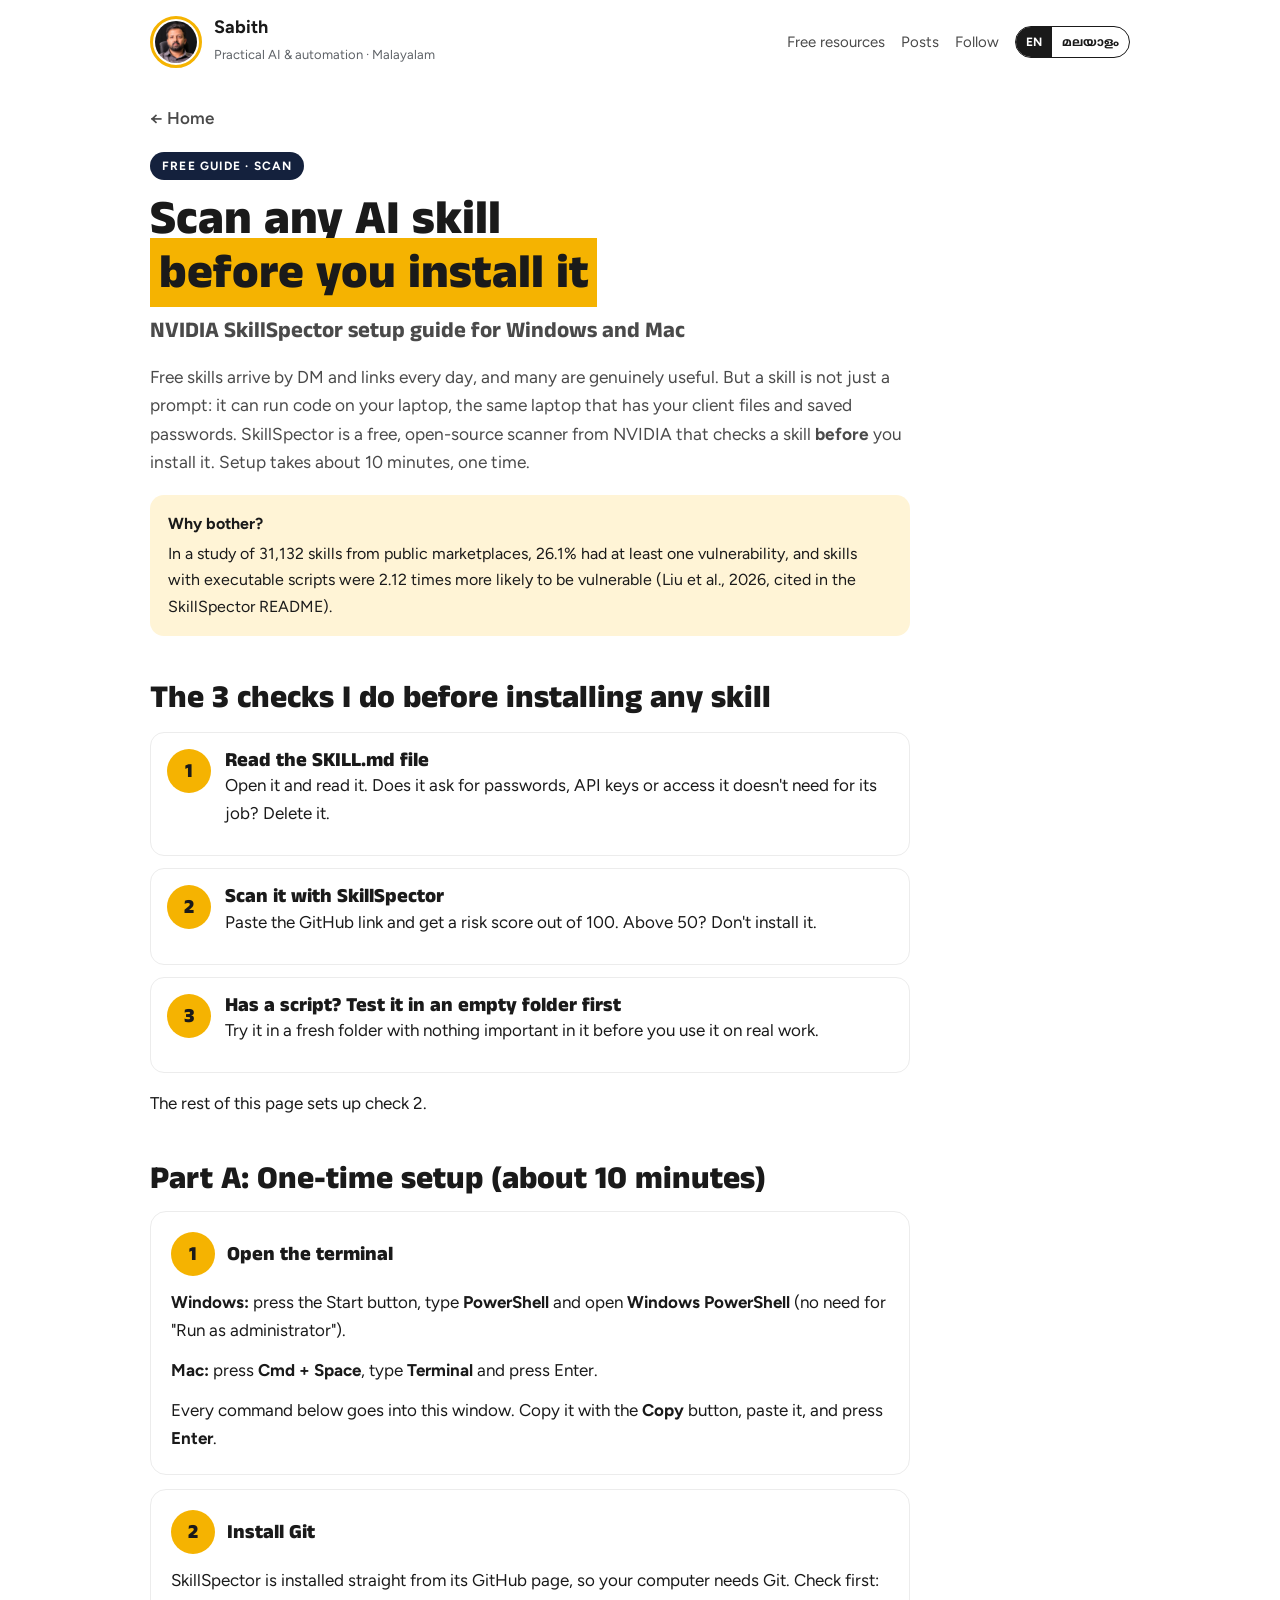
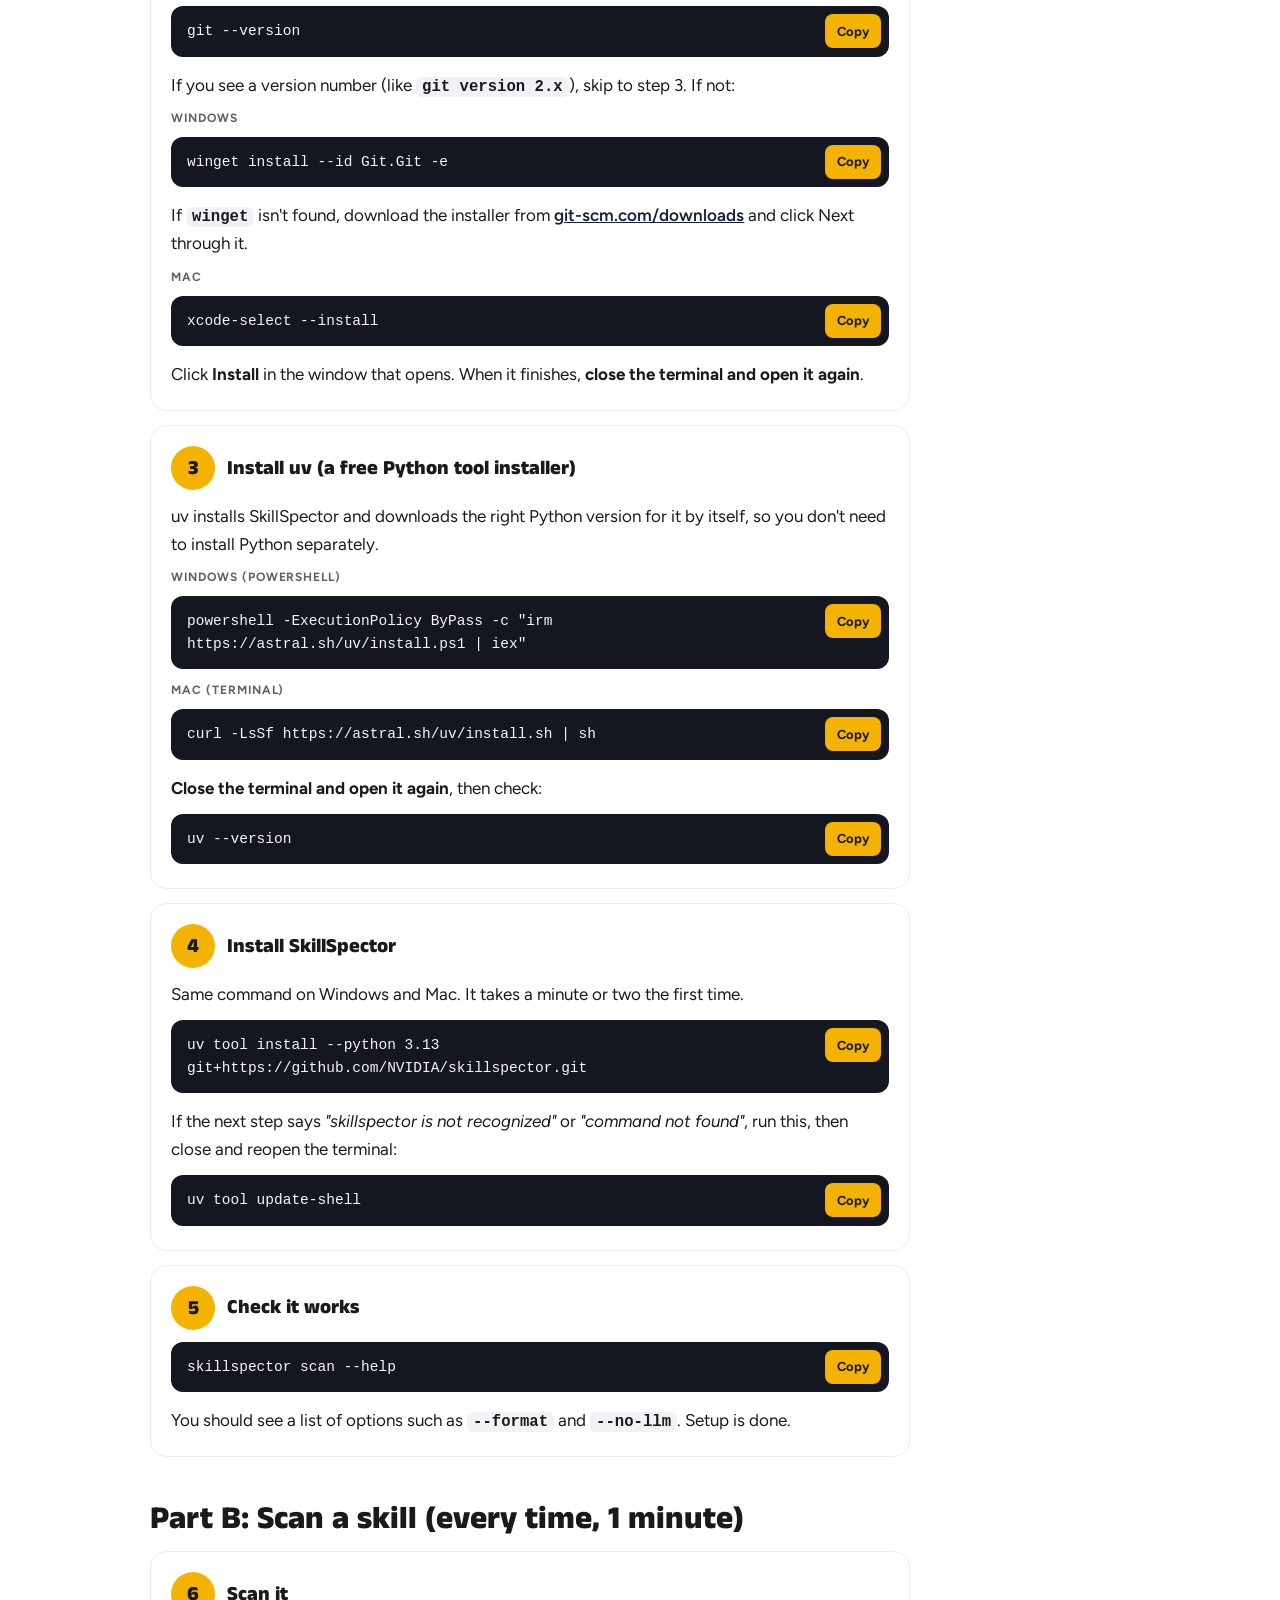
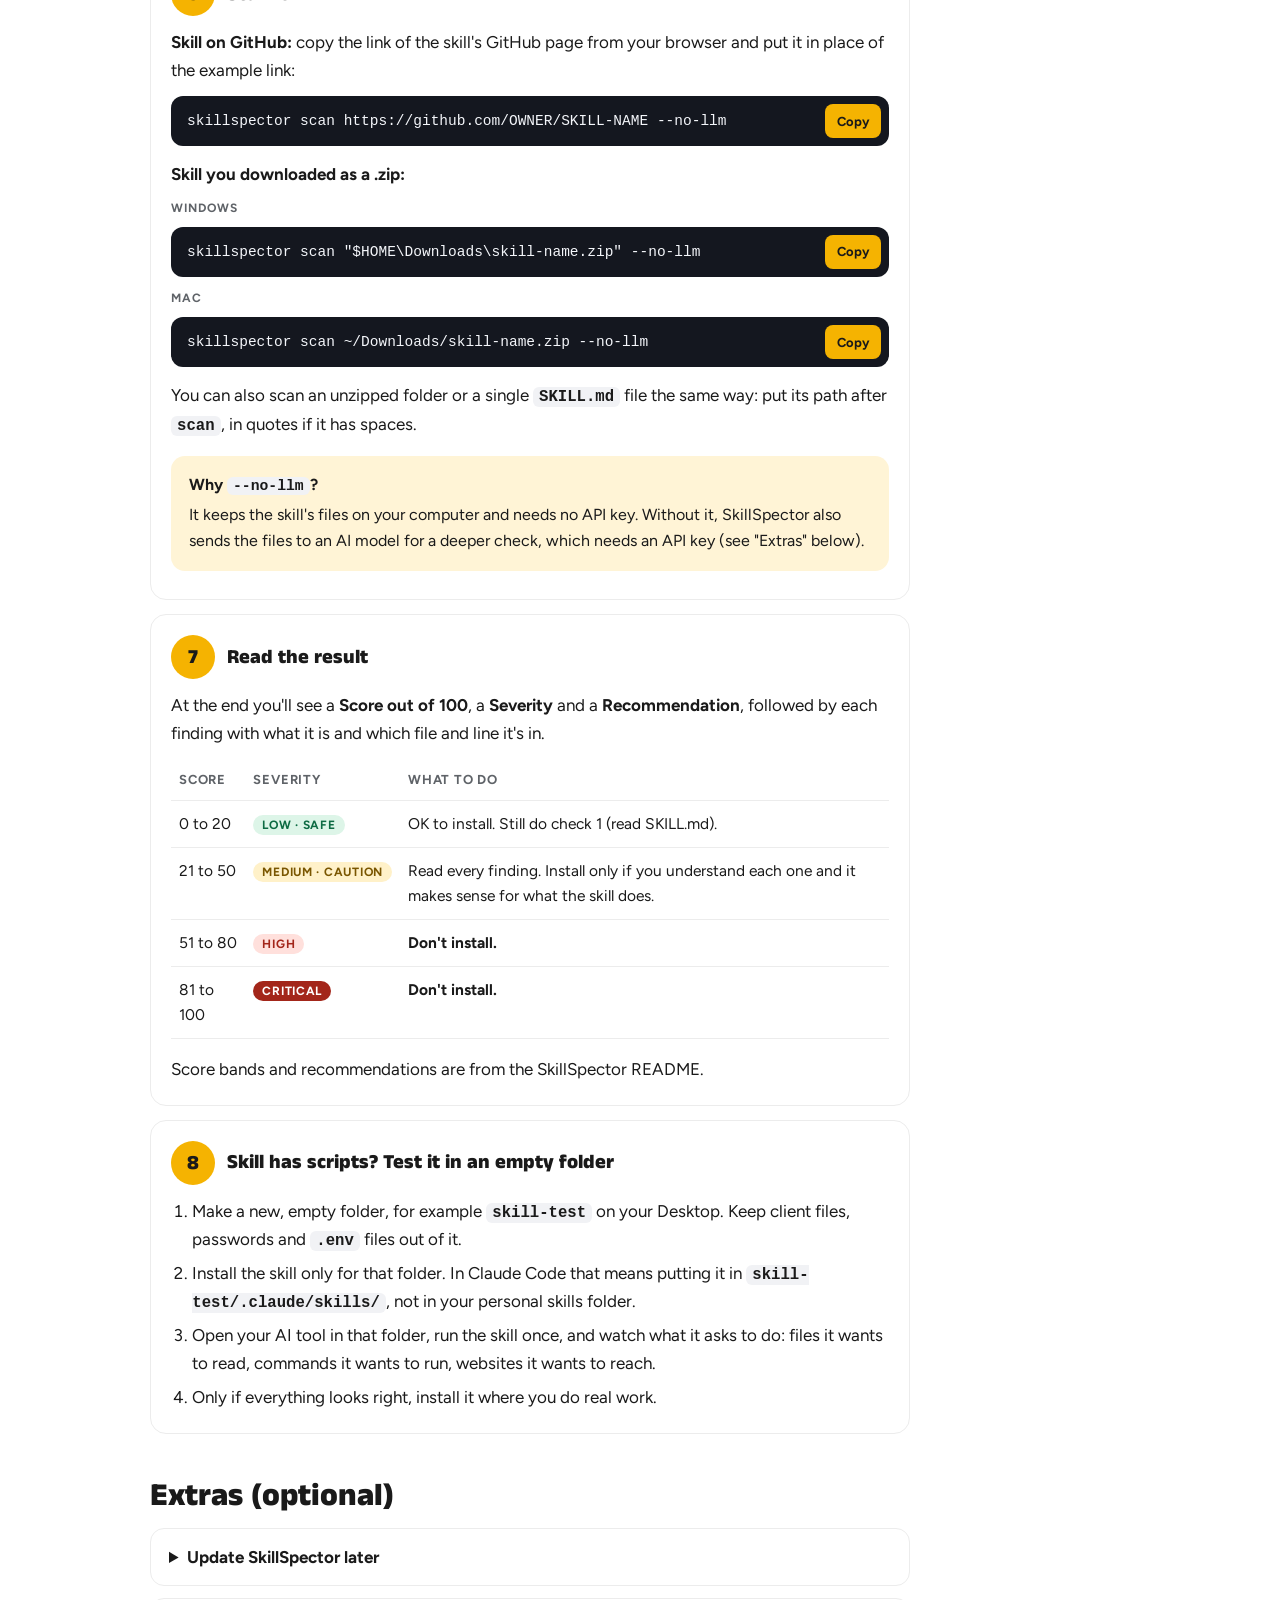
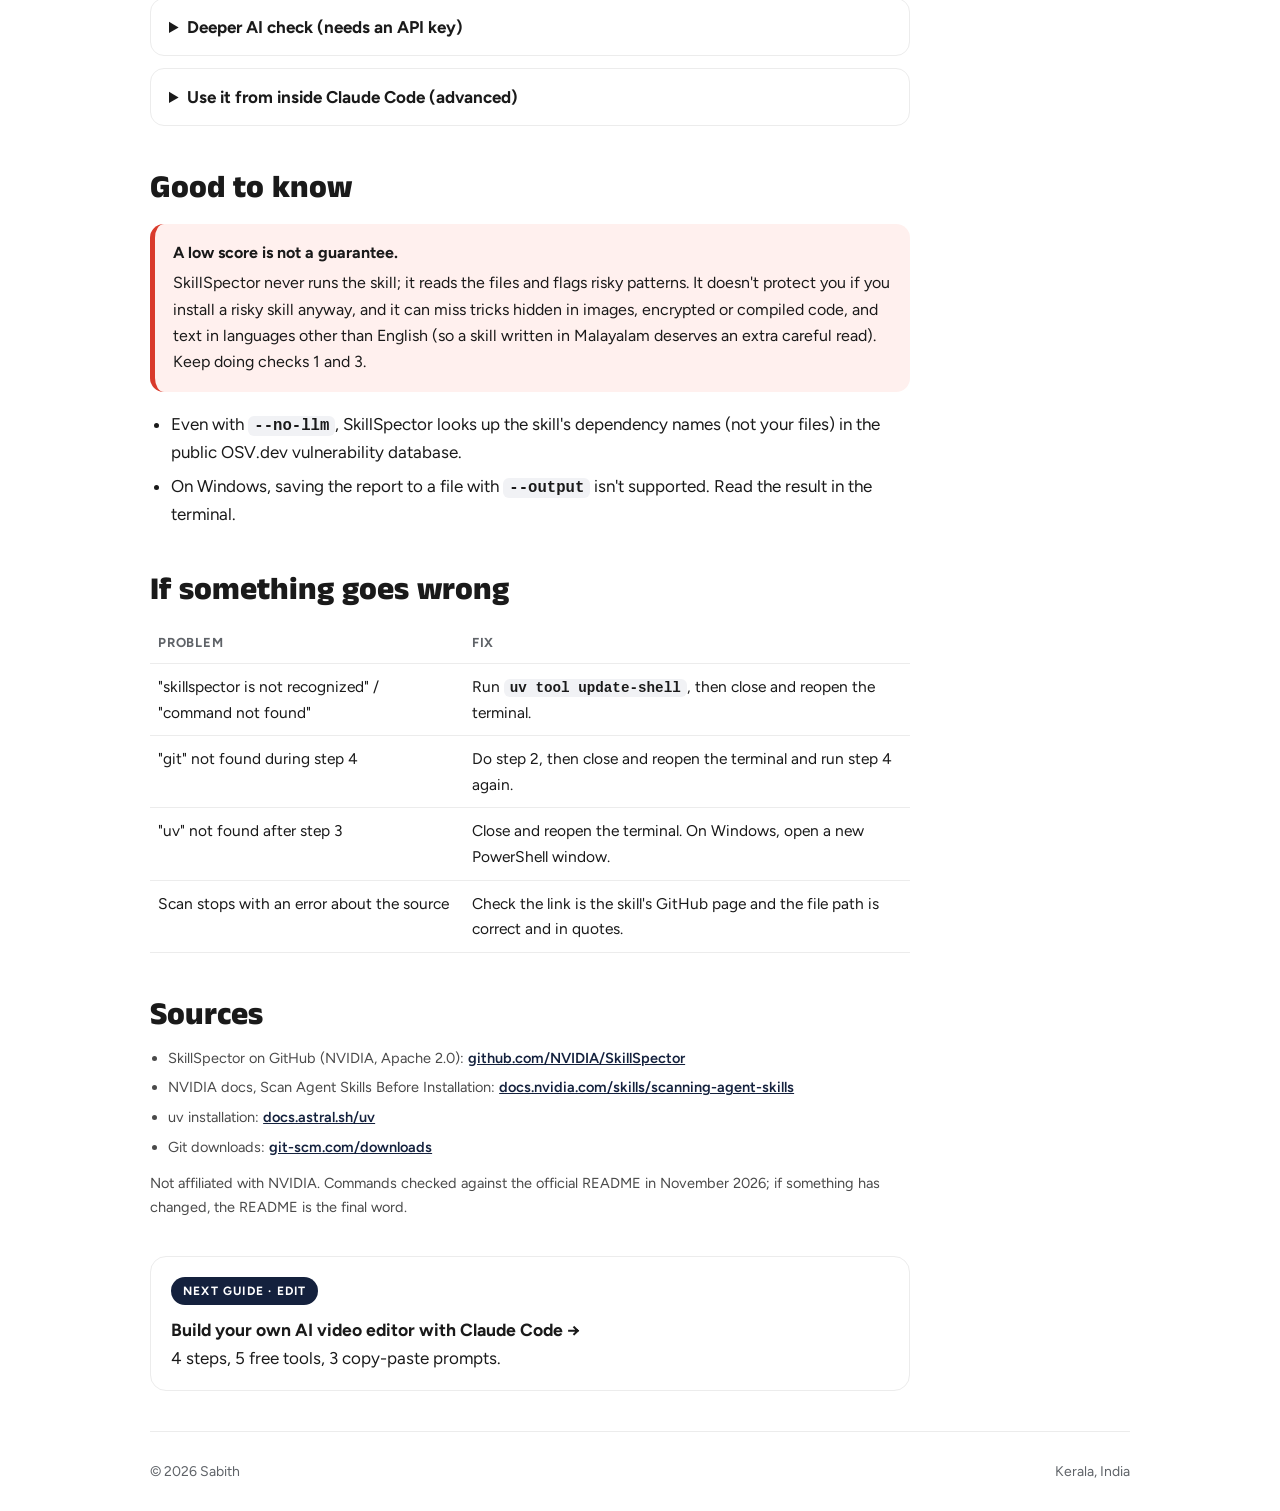
<file: skillspector.html>
<!doctype html>
<html lang="en">
<head>
<meta charset="utf-8">
<meta name="viewport" content="width=device-width, initial-scale=1, viewport-fit=cover">
<title>Scan AI Skills Before You Install | SkillSpector Guide | Sabith</title>
<meta name="description" content="Step-by-step guide in English and Malayalam: set up NVIDIA's free SkillSpector on Windows or Mac and scan any AI agent skill before you install it.">
<meta property="og:title" content="Scan any AI skill before you install it (SkillSpector guide)">
<meta property="og:description" content="Free step-by-step setup in English and Malayalam. Windows and Mac. About 10 minutes, one time.">
<meta property="og:image" content="/assets/og.jpg">
<meta property="og:type" content="article">
<meta name="twitter:card" content="summary_large_image">
<meta name="theme-color" content="#14213D">
<link rel="icon" href="/favicon.svg" type="image/svg+xml">
<link rel="preconnect" href="https://fonts.googleapis.com">
<link rel="preconnect" href="https://fonts.gstatic.com" crossorigin>
<link rel="stylesheet" href="https://fonts.googleapis.com/css2?family=Anek+Malayalam:wght@600;700;800&family=Figtree:wght@400;500;600;700&family=Noto+Sans+Malayalam:wght@400;600;700&display=swap">
<link rel="stylesheet" href="/assets/style.css">
<style>
  /* guide-only additions; colours and fonts come from /assets/style.css */
  .guide{max-width:760px;padding-block:20px 40px}
  .guide .back{display:inline-block;margin-bottom:18px;text-decoration:none;font-weight:600;color:var(--ink-2)}
  .guide h1{font-size:clamp(2rem,6vw,3rem);font-weight:800;margin:12px 0 12px}
  .guide .sub{font-family:var(--f-display);font-size:clamp(1.15rem,3vw,1.4rem);font-weight:700;color:var(--ink-2);margin-bottom:14px}
  .guide .lead{color:var(--ink-2);font-size:1.08rem}
  .guide h2{font-size:clamp(1.5rem,4vw,2rem);font-weight:800;margin:44px 0 14px}
  .guide h3{font-size:1.25rem;font-weight:800;margin:0}
  .guide p{margin:0 0 12px}
  .guide ul,.guide ol{margin:0 0 12px;padding-left:1.25em;display:grid;gap:6px}
  .guide a{color:var(--navy);font-weight:600}
  .box{background:var(--amber-soft);border-radius:14px;padding:16px 18px;margin:18px 0;font-size:16px}
  .box b{display:block;margin-bottom:4px}
  .warn{background:#FFF0EE;border-left:5px solid #D93A2B}
  .checks{display:grid;gap:12px;margin:16px 0}
  .chk{display:grid;grid-template-columns:44px 1fr;gap:14px;align-items:start;border:1px solid var(--line);border-radius:14px;padding:16px}
  .num{width:44px;height:44px;border-radius:50%;background:var(--amber);color:var(--ink);display:flex;align-items:center;justify-content:center;font:800 20px var(--f-display)}
  .step{border:1px solid var(--line);border-radius:16px;padding:20px 20px 10px;margin:14px 0;background:#fff}
  .step .top{display:flex;align-items:center;gap:12px;margin-bottom:12px}
  .os{font:700 12px var(--f-body);letter-spacing:.08em;text-transform:uppercase;color:var(--muted);margin:10px 0 4px}
  .code{position:relative;background:#14171F;color:#F4F6FA;border-radius:12px;margin:6px 0 14px}
  .code pre{margin:0;padding:14px 92px 14px 16px;font:500 14.5px/1.55 ui-monospace,Menlo,Consolas,"Cascadia Mono",monospace;white-space:pre-wrap;overflow-wrap:anywhere}
  .code button{position:absolute;top:8px;right:8px;border:0;border-radius:8px;background:var(--amber);color:var(--ink);font:700 13px var(--f-body);padding:7px 12px;min-height:34px;cursor:pointer}
  code.i{font:600 .92em ui-monospace,Menlo,Consolas,monospace;background:#F1F2F5;border-radius:6px;padding:1px 6px}
  table.score{width:100%;border-collapse:collapse;margin:10px 0 16px;font-size:15.5px}
  table.score th,table.score td{border-bottom:1px solid var(--line);padding:10px 8px;text-align:left;vertical-align:top}
  table.score th{font-size:13px;letter-spacing:.06em;text-transform:uppercase;color:var(--muted)}
  .pill{display:inline-block;font:700 12px var(--f-body);letter-spacing:.06em;padding:3px 9px;border-radius:999px;white-space:nowrap}
  .p-low{background:#DDF5E8;color:#0D6B43}.p-med{background:#FFF1C9;color:#7A5600}.p-high{background:#FFE0DC;color:#A3261A}.p-crit{background:#A3261A;color:#fff}
  details{border:1px solid var(--line);border-radius:14px;padding:14px 18px;margin:12px 0}
  details summary{cursor:pointer;font-weight:700}
  details[open] summary{margin-bottom:10px}
  .more{border:1px solid var(--line);border-radius:16px;padding:18px 20px;margin-top:36px;display:block;text-decoration:none;color:var(--ink)!important;font-weight:400!important}
  .more:hover{border-color:var(--ink)}
  .more b{display:block;font-size:1.1rem}
  .src{font-size:14.5px;color:var(--ink-2)}
  .src li{word-break:break-word}
  [data-l]{display:none}
  html[lang="en"] [data-l="en"],html[lang="ml"] [data-l="ml"]{display:block}
</style>
</head>
<body>
<div class="wrap">

  <header>
    <a class="me" href="/">
      <span class="avatar"><img src="/assets/sabith.jpg" alt="Sabith" width="52" height="52"></span>
      <span><b>Sabith</b><span>Practical AI &amp; automation · Malayalam</span></span>
    </a>
    <div class="hright">
      <nav aria-label="Sections">
        <a href="/#free">Free resources</a>
        <a href="/posts">Posts</a>
        <a href="/#follow">Follow</a>
      </nav>
      <div class="lang" role="group" aria-label="Language">
        <button type="button" data-set-lang="en" aria-pressed="true">EN</button>
        <button type="button" data-set-lang="ml" aria-pressed="false">മലയാളം</button>
      </div>
    </div>
  </header>

  <main class="guide">
    <a class="back" href="/">← Home</a>

<!-- ======================= ENGLISH ======================= -->
<article data-l="en" lang="en">
  <span class="tag">Free guide · SCAN</span>
  <h1>Scan any AI skill <span class="hl">before you install it</span></h1>
  <p class="sub">NVIDIA SkillSpector setup guide for Windows and Mac</p>
  <p class="lead">Free skills arrive by DM and links every day, and many are genuinely useful. But a skill is not just a prompt: it can run code on your laptop, the same laptop that has your client files and saved passwords. SkillSpector is a free, open-source scanner from NVIDIA that checks a skill <b>before</b> you install it. Setup takes about 10 minutes, one time.</p>

  <div class="box"><b>Why bother?</b>In a study of 31,132 skills from public marketplaces, 26.1% had at least one vulnerability, and skills with executable scripts were 2.12 times more likely to be vulnerable (Liu et al., 2026, cited in the SkillSpector README).</div>

  <h2>The 3 checks I do before installing any skill</h2>
  <div class="checks">
    <div class="chk"><span class="num">1</span><div><h3>Read the SKILL.md file</h3><p>Open it and read it. Does it ask for passwords, API keys or access it doesn't need for its job? Delete it.</p></div></div>
    <div class="chk"><span class="num">2</span><div><h3>Scan it with SkillSpector</h3><p>Paste the GitHub link and get a risk score out of 100. Above 50? Don't install it.</p></div></div>
    <div class="chk"><span class="num">3</span><div><h3>Has a script? Test it in an empty folder first</h3><p>Try it in a fresh folder with nothing important in it before you use it on real work.</p></div></div>
  </div>
  <p>The rest of this page sets up check 2.</p>

  <h2>Part A: One-time setup (about 10 minutes)</h2>

  <div class="step">
    <div class="top"><span class="num">1</span><h3>Open the terminal</h3></div>
    <p><b>Windows:</b> press the Start button, type <b>PowerShell</b> and open <b>Windows PowerShell</b> (no need for "Run as administrator").</p>
    <p><b>Mac:</b> press <b>Cmd + Space</b>, type <b>Terminal</b> and press Enter.</p>
    <p>Every command below goes into this window. Copy it with the <b>Copy</b> button, paste it, and press <b>Enter</b>.</p>
  </div>

  <div class="step">
    <div class="top"><span class="num">2</span><h3>Install Git</h3></div>
    <p>SkillSpector is installed straight from its GitHub page, so your computer needs Git. Check first:</p>
    <div class="code"><pre>git --version</pre><button type="button">Copy</button></div>
    <p>If you see a version number (like <code class="i">git version 2.x</code>), skip to step 3. If not:</p>
    <p class="os">Windows</p>
    <div class="code"><pre>winget install --id Git.Git -e</pre><button type="button">Copy</button></div>
    <p>If <code class="i">winget</code> isn't found, download the installer from <a href="https://git-scm.com/downloads" target="_blank" rel="noopener">git-scm.com/downloads</a> and click Next through it.</p>
    <p class="os">Mac</p>
    <div class="code"><pre>xcode-select --install</pre><button type="button">Copy</button></div>
    <p>Click <b>Install</b> in the window that opens. When it finishes, <b>close the terminal and open it again</b>.</p>
  </div>

  <div class="step">
    <div class="top"><span class="num">3</span><h3>Install uv (a free Python tool installer)</h3></div>
    <p>uv installs SkillSpector and downloads the right Python version for it by itself, so you don't need to install Python separately.</p>
    <p class="os">Windows (PowerShell)</p>
    <div class="code"><pre>powershell -ExecutionPolicy ByPass -c "irm https://astral.sh/uv/install.ps1 | iex"</pre><button type="button">Copy</button></div>
    <p class="os">Mac (Terminal)</p>
    <div class="code"><pre>curl -LsSf https://astral.sh/uv/install.sh | sh</pre><button type="button">Copy</button></div>
    <p><b>Close the terminal and open it again</b>, then check:</p>
    <div class="code"><pre>uv --version</pre><button type="button">Copy</button></div>
  </div>

  <div class="step">
    <div class="top"><span class="num">4</span><h3>Install SkillSpector</h3></div>
    <p>Same command on Windows and Mac. It takes a minute or two the first time.</p>
    <div class="code"><pre>uv tool install --python 3.13 git+https://github.com/NVIDIA/skillspector.git</pre><button type="button">Copy</button></div>
    <p>If the next step says <i>"skillspector is not recognized"</i> or <i>"command not found"</i>, run this, then close and reopen the terminal:</p>
    <div class="code"><pre>uv tool update-shell</pre><button type="button">Copy</button></div>
  </div>

  <div class="step">
    <div class="top"><span class="num">5</span><h3>Check it works</h3></div>
    <div class="code"><pre>skillspector scan --help</pre><button type="button">Copy</button></div>
    <p>You should see a list of options such as <code class="i">--format</code> and <code class="i">--no-llm</code>. Setup is done.</p>
  </div>

  <h2>Part B: Scan a skill (every time, 1 minute)</h2>

  <div class="step">
    <div class="top"><span class="num">6</span><h3>Scan it</h3></div>
    <p><b>Skill on GitHub:</b> copy the link of the skill's GitHub page from your browser and put it in place of the example link:</p>
    <div class="code"><pre>skillspector scan https://github.com/OWNER/SKILL-NAME --no-llm</pre><button type="button">Copy</button></div>
    <p><b>Skill you downloaded as a .zip:</b></p>
    <p class="os">Windows</p>
    <div class="code"><pre>skillspector scan "$HOME\Downloads\skill-name.zip" --no-llm</pre><button type="button">Copy</button></div>
    <p class="os">Mac</p>
    <div class="code"><pre>skillspector scan ~/Downloads/skill-name.zip --no-llm</pre><button type="button">Copy</button></div>
    <p>You can also scan an unzipped folder or a single <code class="i">SKILL.md</code> file the same way: put its path after <code class="i">scan</code>, in quotes if it has spaces.</p>
    <div class="box"><b>Why <code class="i">--no-llm</code>?</b>It keeps the skill's files on your computer and needs no API key. Without it, SkillSpector also sends the files to an AI model for a deeper check, which needs an API key (see "Extras" below).</div>
  </div>

  <div class="step">
    <div class="top"><span class="num">7</span><h3>Read the result</h3></div>
    <p>At the end you'll see a <b>Score out of 100</b>, a <b>Severity</b> and a <b>Recommendation</b>, followed by each finding with what it is and which file and line it's in.</p>
    <table class="score">
      <thead><tr><th>Score</th><th>Severity</th><th>What to do</th></tr></thead>
      <tbody>
        <tr><td>0 to 20</td><td><span class="pill p-low">LOW · SAFE</span></td><td>OK to install. Still do check 1 (read SKILL.md).</td></tr>
        <tr><td>21 to 50</td><td><span class="pill p-med">MEDIUM · CAUTION</span></td><td>Read every finding. Install only if you understand each one and it makes sense for what the skill does.</td></tr>
        <tr><td>51 to 80</td><td><span class="pill p-high">HIGH</span></td><td><b>Don't install.</b></td></tr>
        <tr><td>81 to 100</td><td><span class="pill p-crit">CRITICAL</span></td><td><b>Don't install.</b></td></tr>
      </tbody>
    </table>
    <p>Score bands and recommendations are from the SkillSpector README.</p>
  </div>

  <div class="step">
    <div class="top"><span class="num">8</span><h3>Skill has scripts? Test it in an empty folder</h3></div>
    <ol>
      <li>Make a new, empty folder, for example <code class="i">skill-test</code> on your Desktop. Keep client files, passwords and <code class="i">.env</code> files out of it.</li>
      <li>Install the skill only for that folder. In Claude Code that means putting it in <code class="i">skill-test/.claude/skills/</code>, not in your personal skills folder.</li>
      <li>Open your AI tool in that folder, run the skill once, and watch what it asks to do: files it wants to read, commands it wants to run, websites it wants to reach.</li>
      <li>Only if everything looks right, install it where you do real work.</li>
    </ol>
  </div>

  <h2>Extras (optional)</h2>

  <details>
    <summary>Update SkillSpector later</summary>
    <div class="code"><pre>uv tool upgrade skillspector</pre><button type="button">Copy</button></div>
  </details>

  <details>
    <summary>Deeper AI check (needs an API key)</summary>
    <p>Run the scan without <code class="i">--no-llm</code> and SkillSpector adds an AI review on top of its built-in checks. It uses NVIDIA's model service by default, which needs an <code class="i">NVIDIA_INFERENCE_KEY</code>; other providers (OpenAI, Anthropic, a local Ollama model) are also supported. This sends the skill's file contents to that provider. Setup details are in the <a href="https://github.com/NVIDIA/SkillSpector" target="_blank" rel="noopener">SkillSpector README</a>.</p>
  </details>

  <details>
    <summary>Use it from inside Claude Code (advanced)</summary>
    <p>Install the version with the MCP extra, then add it to Claude Code:</p>
    <div class="code"><pre>uv tool install --python 3.13 --force "skillspector[mcp] @ git+https://github.com/NVIDIA/skillspector.git"</pre><button type="button">Copy</button></div>
    <div class="code"><pre>claude mcp add skillspector -- skillspector mcp</pre><button type="button">Copy</button></div>
    <p>Then you can ask Claude Code to "scan this skill with SkillSpector" before installing it.</p>
  </details>

  <h2>Good to know</h2>
  <div class="box warn"><b>A low score is not a guarantee.</b>SkillSpector never runs the skill; it reads the files and flags risky patterns. It doesn't protect you if you install a risky skill anyway, and it can miss tricks hidden in images, encrypted or compiled code, and text in languages other than English (so a skill written in Malayalam deserves an extra careful read). Keep doing checks 1 and 3.</div>
  <ul>
    <li>Even with <code class="i">--no-llm</code>, SkillSpector looks up the skill's dependency names (not your files) in the public OSV.dev vulnerability database.</li>
    <li>On Windows, saving the report to a file with <code class="i">--output</code> isn't supported. Read the result in the terminal.</li>
  </ul>

  <h2>If something goes wrong</h2>
  <table class="score">
    <thead><tr><th>Problem</th><th>Fix</th></tr></thead>
    <tbody>
      <tr><td>"skillspector is not recognized" / "command not found"</td><td>Run <code class="i">uv tool update-shell</code>, then close and reopen the terminal.</td></tr>
      <tr><td>"git" not found during step 4</td><td>Do step 2, then close and reopen the terminal and run step 4 again.</td></tr>
      <tr><td>"uv" not found after step 3</td><td>Close and reopen the terminal. On Windows, open a new PowerShell window.</td></tr>
      <tr><td>Scan stops with an error about the source</td><td>Check the link is the skill's GitHub page and the file path is correct and in quotes.</td></tr>
    </tbody>
  </table>

  <h2>Sources</h2>
  <ul class="src">
    <li>SkillSpector on GitHub (NVIDIA, Apache 2.0): <a href="https://github.com/NVIDIA/SkillSpector" target="_blank" rel="noopener">github.com/NVIDIA/SkillSpector</a></li>
    <li>NVIDIA docs, Scan Agent Skills Before Installation: <a href="https://docs.nvidia.com/skills/scanning-agent-skills" target="_blank" rel="noopener">docs.nvidia.com/skills/scanning-agent-skills</a></li>
    <li>uv installation: <a href="https://docs.astral.sh/uv/getting-started/installation/" target="_blank" rel="noopener">docs.astral.sh/uv</a></li>
    <li>Git downloads: <a href="https://git-scm.com/downloads" target="_blank" rel="noopener">git-scm.com/downloads</a></li>
  </ul>
  <p class="src">Not affiliated with NVIDIA. Commands checked against the official README in November 2026; if something has changed, the README is the final word.</p>

  <a class="more" href="/ai-video-editor"><span class="tag">Next guide · EDIT</span><b style="margin-top:10px">Build your own AI video editor with Claude Code →</b>4 steps, 5 free tools, 3 copy-paste prompts.</a>
</article>

<!-- ======================= MALAYALAM ======================= -->
<article data-l="ml" lang="ml">
  <span class="tag">Free guide · SCAN</span>
  <h1>ഏത് AI skill-ഉം <span class="hl">install ചെയ്യുന്നതിന് മുൻപ് scan ചെയ്യൂ</span></h1>
  <p class="sub">NVIDIA SkillSpector setup guide · Windows, Mac</p>
  <p class="lead">DM-ലോ link ആയോ ദിവസവും free skills കിട്ടും. പലതും ശരിക്കും ഉപകാരമുള്ളതാണ്. പക്ഷേ ഒരു skill വെറും prompt അല്ല. അതിന് നിങ്ങളുടെ laptop-ൽ code run ചെയ്യാൻ പറ്റും, client files-ഉം saved passwords-ഉം ഉള്ള അതേ laptop-ൽ. NVIDIA ഉണ്ടാക്കിയ സൗജന്യ, open-source scanner ആണ് SkillSpector. Skill install ചെയ്യുന്നതിന് <b>മുൻപ്</b> അത് check ചെയ്യും. Setup ഒരു തവണ മാത്രം, ഏകദേശം 10 മിനിറ്റ്.</p>

  <div class="box"><b>എന്തിന് check ചെയ്യണം?</b>Public marketplaces-ലെ 31,132 skills പഠിച്ചപ്പോൾ 26.1%-ൽ കുറഞ്ഞത് ഒരു vulnerability എങ്കിലും ഉണ്ടായിരുന്നു. Executable scripts ഉള്ള skills-ന് vulnerable ആകാനുള്ള സാധ്യത 2.12 മടങ്ങ് കൂടുതലാണ് (Liu et al., 2026; SkillSpector README-ൽ കൊടുത്തിരിക്കുന്ന പഠനം).</div>

  <h2>ഏത് skill install ചെയ്യുന്നതിന് മുൻപും ഞാൻ ചെയ്യുന്ന 3 checks</h2>
  <div class="checks">
    <div class="chk"><span class="num">1</span><div><h3>SKILL.md file വായിക്കൂ</h3><p>File തുറന്ന് വായിക്കുക. ആ ജോലിക്ക് ആവശ്യമില്ലാത്ത password-ഓ API key-യോ access-ഓ ചോദിക്കുന്നുണ്ടോ? Delete ചെയ്യൂ.</p></div></div>
    <div class="chk"><span class="num">2</span><div><h3>SkillSpector-ൽ scan ചെയ്യൂ</h3><p>GitHub link paste ചെയ്താൽ നൂറിൽ ഒരു risk score കിട്ടും. അമ്പതിന് മുകളിലാണോ? Install ചെയ്യരുത്.</p></div></div>
    <div class="chk"><span class="num">3</span><div><h3>Script ഉണ്ടോ? ആദ്യം ഒരു empty folder-ൽ test ചെയ്യൂ</h3><p>പ്രധാനപ്പെട്ട ഒന്നുമില്ലാത്ത ഒരു പുതിയ folder-ൽ ആദ്യം try ചെയ്യുക. അതിനുശേഷം മാത്രം യഥാർത്ഥ ജോലിയിൽ ഉപയോഗിക്കുക.</p></div></div>
  </div>
  <p>ഇനിയുള്ള steps check 2 set up ചെയ്യാനുള്ളതാണ്.</p>

  <h2>Part A: ഒറ്റത്തവണ setup (ഏകദേശം 10 മിനിറ്റ്)</h2>

  <div class="step">
    <div class="top"><span class="num">1</span><h3>Terminal തുറക്കുക</h3></div>
    <p><b>Windows:</b> Start button അമർത്തി <b>PowerShell</b> എന്ന് type ചെയ്ത് <b>Windows PowerShell</b> തുറക്കുക ("Run as administrator" വേണ്ട).</p>
    <p><b>Mac:</b> <b>Cmd + Space</b> അമർത്തി <b>Terminal</b> എന്ന് type ചെയ്ത് Enter അമർത്തുക.</p>
    <p>താഴെയുള്ള എല്ലാ commands-ഉം ഈ window-ൽ ആണ് type ചെയ്യേണ്ടത്. <b>Copy</b> button അമർത്തി copy ചെയ്യുക, paste ചെയ്യുക, പിന്നെ <b>Enter</b> അമർത്തുക.</p>
  </div>

  <div class="step">
    <div class="top"><span class="num">2</span><h3>Git install ചെയ്യുക</h3></div>
    <p>SkillSpector അതിന്റെ GitHub page-ൽ നിന്ന് നേരിട്ടാണ് install ചെയ്യുന്നത്. അതിന് computer-ൽ Git വേണം. ആദ്യം check ചെയ്യുക:</p>
    <div class="code"><pre>git --version</pre><button type="button">Copy</button></div>
    <p>ഒരു version number കണ്ടാൽ (ഉദാ: <code class="i">git version 2.x</code>) step 3-ലേക്ക് പോകാം. ഇല്ലെങ്കിൽ:</p>
    <p class="os">Windows</p>
    <div class="code"><pre>winget install --id Git.Git -e</pre><button type="button">Copy</button></div>
    <p><code class="i">winget</code> കിട്ടുന്നില്ലെങ്കിൽ <a href="https://git-scm.com/downloads" target="_blank" rel="noopener">git-scm.com/downloads</a>-ൽ നിന്ന് installer download ചെയ്ത് Next അമർത്തി install ചെയ്യുക.</p>
    <p class="os">Mac</p>
    <div class="code"><pre>xcode-select --install</pre><button type="button">Copy</button></div>
    <p>തുറന്നുവരുന്ന window-ൽ <b>Install</b> അമർത്തുക. കഴിഞ്ഞാൽ <b>terminal close ചെയ്ത് വീണ്ടും തുറക്കുക</b>.</p>
  </div>

  <div class="step">
    <div class="top"><span class="num">3</span><h3>uv install ചെയ്യുക (സൗജന്യ Python tool installer)</h3></div>
    <p>uv ആണ് SkillSpector install ചെയ്യുന്നത്. അതിനുവേണ്ട Python version-ഉം uv തന്നെ download ചെയ്യും. Python വേറെ install ചെയ്യേണ്ട.</p>
    <p class="os">Windows (PowerShell)</p>
    <div class="code"><pre>powershell -ExecutionPolicy ByPass -c "irm https://astral.sh/uv/install.ps1 | iex"</pre><button type="button">Copy</button></div>
    <p class="os">Mac (Terminal)</p>
    <div class="code"><pre>curl -LsSf https://astral.sh/uv/install.sh | sh</pre><button type="button">Copy</button></div>
    <p><b>Terminal close ചെയ്ത് വീണ്ടും തുറക്കുക</b>, എന്നിട്ട് check ചെയ്യുക:</p>
    <div class="code"><pre>uv --version</pre><button type="button">Copy</button></div>
  </div>

  <div class="step">
    <div class="top"><span class="num">4</span><h3>SkillSpector install ചെയ്യുക</h3></div>
    <p>Windows-ലും Mac-ലും ഒരേ command. ആദ്യത്തെ തവണ ഒന്നോ രണ്ടോ മിനിറ്റ് എടുക്കും.</p>
    <div class="code"><pre>uv tool install --python 3.13 git+https://github.com/NVIDIA/skillspector.git</pre><button type="button">Copy</button></div>
    <p>അടുത്ത step-ൽ <i>"skillspector is not recognized"</i> എന്നോ <i>"command not found"</i> എന്നോ വന്നാൽ ഇത് run ചെയ്യുക, എന്നിട്ട് terminal close ചെയ്ത് വീണ്ടും തുറക്കുക:</p>
    <div class="code"><pre>uv tool update-shell</pre><button type="button">Copy</button></div>
  </div>

  <div class="step">
    <div class="top"><span class="num">5</span><h3>ശരിയായി install ആയോ എന്ന് check ചെയ്യുക</h3></div>
    <div class="code"><pre>skillspector scan --help</pre><button type="button">Copy</button></div>
    <p><code class="i">--format</code>, <code class="i">--no-llm</code> പോലുള്ള options-ന്റെ ഒരു list കാണും. Setup കഴിഞ്ഞു.</p>
  </div>

  <h2>Part B: Skill scan ചെയ്യാം (ഓരോ തവണയും, 1 മിനിറ്റ്)</h2>

  <div class="step">
    <div class="top"><span class="num">6</span><h3>Scan ചെയ്യുക</h3></div>
    <p><b>Skill GitHub-ൽ ആണെങ്കിൽ:</b> browser-ൽ നിന്ന് skill-ന്റെ GitHub page link copy ചെയ്ത്, താഴെയുള്ള example link-ന് പകരം കൊടുക്കുക:</p>
    <div class="code"><pre>skillspector scan https://github.com/OWNER/SKILL-NAME --no-llm</pre><button type="button">Copy</button></div>
    <p><b>.zip ആയി download ചെയ്ത skill ആണെങ്കിൽ:</b></p>
    <p class="os">Windows</p>
    <div class="code"><pre>skillspector scan "$HOME\Downloads\skill-name.zip" --no-llm</pre><button type="button">Copy</button></div>
    <p class="os">Mac</p>
    <div class="code"><pre>skillspector scan ~/Downloads/skill-name.zip --no-llm</pre><button type="button">Copy</button></div>
    <p>Unzip ചെയ്ത folder-ഓ ഒരു <code class="i">SKILL.md</code> file മാത്രമോ ഇതുപോലെ scan ചെയ്യാം: <code class="i">scan</code> കഴിഞ്ഞ് അതിന്റെ path കൊടുക്കുക. Path-ൽ space ഉണ്ടെങ്കിൽ quotes-നുള്ളിൽ കൊടുക്കുക.</p>
    <div class="box"><b><code class="i">--no-llm</code> എന്തിന്?</b>Skill-ന്റെ files നിങ്ങളുടെ computer-ൽ തന്നെ നിൽക്കും, API key-യും വേണ്ട. ഇത് ഇല്ലാതെ run ചെയ്താൽ, കൂടുതൽ ആഴത്തിലുള്ള check-നായി SkillSpector files ഒരു AI model-ന് അയയ്ക്കും. അതിന് API key വേണം (താഴെ "Extras" നോക്കുക).</div>
  </div>

  <div class="step">
    <div class="top"><span class="num">7</span><h3>Result വായിക്കുക</h3></div>
    <p>അവസാനം <b>Score (100-ൽ)</b>, <b>Severity</b>, <b>Recommendation</b> എന്നിവ കാണും. അതിനു താഴെ ഓരോ finding-ഉം, അത് എന്താണെന്നും ഏത് file-ൽ, ഏത് line-ൽ ആണെന്നും കാണിക്കും.</p>
    <table class="score">
      <thead><tr><th>Score</th><th>Severity</th><th>എന്ത് ചെയ്യണം</th></tr></thead>
      <tbody>
        <tr><td>0 മുതൽ 20</td><td><span class="pill p-low">LOW · SAFE</span></td><td>Install ചെയ്യാം. എന്നാലും check 1 (SKILL.md വായിക്കൽ) ചെയ്യുക.</td></tr>
        <tr><td>21 മുതൽ 50</td><td><span class="pill p-med">MEDIUM · CAUTION</span></td><td>ഓരോ finding-ഉം വായിക്കുക. ഓരോന്നും മനസ്സിലായി, skill ചെയ്യുന്ന ജോലിക്ക് അത് ആവശ്യമാണെങ്കിൽ മാത്രം install ചെയ്യുക.</td></tr>
        <tr><td>51 മുതൽ 80</td><td><span class="pill p-high">HIGH</span></td><td><b>Install ചെയ്യരുത്.</b></td></tr>
        <tr><td>81 മുതൽ 100</td><td><span class="pill p-crit">CRITICAL</span></td><td><b>Install ചെയ്യരുത്.</b></td></tr>
      </tbody>
    </table>
    <p>Score ranges-ഉം recommendations-ഉം SkillSpector README-ൽ നിന്നുള്ളതാണ്.</p>
  </div>

  <div class="step">
    <div class="top"><span class="num">8</span><h3>Skill-ൽ scripts ഉണ്ടോ? ഒരു empty folder-ൽ test ചെയ്യുക</h3></div>
    <ol>
      <li>ഒരു പുതിയ, ഒഴിഞ്ഞ folder ഉണ്ടാക്കുക. ഉദാ: Desktop-ൽ <code class="i">skill-test</code>. Client files, passwords, <code class="i">.env</code> files ഒന്നും അതിൽ വയ്ക്കരുത്.</li>
      <li>Skill ആ folder-ന് മാത്രമായി install ചെയ്യുക. Claude Code-ൽ ആണെങ്കിൽ <code class="i">skill-test/.claude/skills/</code>-ൽ വയ്ക്കുക, നിങ്ങളുടെ personal skills folder-ൽ അല്ല.</li>
      <li>ആ folder-ൽ AI tool തുറന്ന് skill ഒരു തവണ run ചെയ്യുക. അത് എന്തൊക്കെ ചെയ്യാൻ ചോദിക്കുന്നു എന്ന് ശ്രദ്ധിക്കുക: ഏത് files വായിക്കാൻ, ഏത് commands run ചെയ്യാൻ, ഏത് websites-ലേക്ക് connect ചെയ്യാൻ.</li>
      <li>എല്ലാം ശരിയാണെന്ന് തോന്നിയാൽ മാത്രം യഥാർത്ഥ ജോലി ചെയ്യുന്നിടത്ത് install ചെയ്യുക.</li>
    </ol>
  </div>

  <h2>Extras (വേണമെങ്കിൽ മാത്രം)</h2>

  <details>
    <summary>പിന്നീട് SkillSpector update ചെയ്യാൻ</summary>
    <div class="code"><pre>uv tool upgrade skillspector</pre><button type="button">Copy</button></div>
  </details>

  <details>
    <summary>കൂടുതൽ ആഴത്തിലുള്ള AI check (API key വേണം)</summary>
    <p><code class="i">--no-llm</code> ഇല്ലാതെ scan run ചെയ്താൽ, built-in checks-ന് പുറമേ ഒരു AI review-ഉം SkillSpector ചെയ്യും. Default ആയി NVIDIA-യുടെ model service ആണ് ഉപയോഗിക്കുന്നത്. അതിന് <code class="i">NVIDIA_INFERENCE_KEY</code> വേണം. OpenAI, Anthropic, local Ollama model പോലുള്ള മറ്റ് providers-ഉം ഉപയോഗിക്കാം. ഇങ്ങനെ ചെയ്യുമ്പോൾ skill-ന്റെ file contents ആ provider-ന് അയയ്ക്കും. Setup വിവരങ്ങൾ <a href="https://github.com/NVIDIA/SkillSpector" target="_blank" rel="noopener">SkillSpector README</a>-ൽ ഉണ്ട്.</p>
  </details>

  <details>
    <summary>Claude Code-നുള്ളിൽ നിന്ന് ഉപയോഗിക്കാൻ (advanced)</summary>
    <p>MCP extra ഉള്ള version install ചെയ്യുക, എന്നിട്ട് Claude Code-ൽ add ചെയ്യുക:</p>
    <div class="code"><pre>uv tool install --python 3.13 --force "skillspector[mcp] @ git+https://github.com/NVIDIA/skillspector.git"</pre><button type="button">Copy</button></div>
    <div class="code"><pre>claude mcp add skillspector -- skillspector mcp</pre><button type="button">Copy</button></div>
    <p>ഇനി ഒരു skill install ചെയ്യുന്നതിന് മുൻപ് Claude Code-നോട് "scan this skill with SkillSpector" എന്ന് പറഞ്ഞാൽ മതി.</p>
  </details>

  <h2>അറിഞ്ഞിരിക്കേണ്ടത്</h2>
  <div class="box warn"><b>Score കുറവാണെന്നത് ഒരു guarantee അല്ല.</b>SkillSpector skill run ചെയ്യുന്നില്ല. Files വായിച്ച് അപകടസാധ്യതയുള്ള patterns കണ്ടെത്തുക മാത്രമാണ് ചെയ്യുന്നത്. Risk ഉള്ള skill നിങ്ങൾ install ചെയ്താൽ അത് നിങ്ങളെ സംരക്ഷിക്കില്ല. Images-ലോ encrypted / compiled code-ലോ ഒളിപ്പിച്ച കാര്യങ്ങളും, English അല്ലാത്ത ഭാഷകളിലെ text-ഉം അത് miss ചെയ്യാം. അതുകൊണ്ട് Malayalam-ൽ എഴുതിയ ഒരു skill കൂടുതൽ ശ്രദ്ധിച്ച് വായിക്കണം. Check 1-ഉം 3-ഉം തുടർന്നും ചെയ്യുക.</div>
  <ul>
    <li><code class="i">--no-llm</code> ഉപയോഗിച്ചാലും, skill-ന്റെ dependency names (നിങ്ങളുടെ files അല്ല) public OSV.dev vulnerability database-ൽ SkillSpector check ചെയ്യും.</li>
    <li>Windows-ൽ <code class="i">--output</code> ഉപയോഗിച്ച് report ഒരു file ആയി save ചെയ്യാൻ പറ്റില്ല. Result terminal-ൽ തന്നെ വായിക്കുക.</li>
  </ul>

  <h2>എന്തെങ്കിലും പ്രശ്നം വന്നാൽ</h2>
  <table class="score">
    <thead><tr><th>പ്രശ്നം</th><th>പരിഹാരം</th></tr></thead>
    <tbody>
      <tr><td>"skillspector is not recognized" / "command not found"</td><td><code class="i">uv tool update-shell</code> run ചെയ്യുക, എന്നിട്ട് terminal close ചെയ്ത് വീണ്ടും തുറക്കുക.</td></tr>
      <tr><td>Step 4-ൽ "git" കിട്ടുന്നില്ല</td><td>Step 2 ചെയ്യുക, terminal close ചെയ്ത് വീണ്ടും തുറന്ന് step 4 വീണ്ടും run ചെയ്യുക.</td></tr>
      <tr><td>Step 3 കഴിഞ്ഞിട്ടും "uv" കിട്ടുന്നില്ല</td><td>Terminal close ചെയ്ത് വീണ്ടും തുറക്കുക. Windows-ൽ ഒരു പുതിയ PowerShell window തുറക്കുക.</td></tr>
      <tr><td>Source-നെക്കുറിച്ചുള്ള error വന്ന് scan നിൽക്കുന്നു</td><td>Link skill-ന്റെ GitHub page ആണോ, file path ശരിയാണോ, quotes-നുള്ളിലാണോ എന്ന് check ചെയ്യുക.</td></tr>
    </tbody>
  </table>

  <h2>Sources</h2>
  <ul class="src">
    <li>SkillSpector, GitHub (NVIDIA, Apache 2.0): <a href="https://github.com/NVIDIA/SkillSpector" target="_blank" rel="noopener">github.com/NVIDIA/SkillSpector</a></li>
    <li>NVIDIA docs, Scan Agent Skills Before Installation: <a href="https://docs.nvidia.com/skills/scanning-agent-skills" target="_blank" rel="noopener">docs.nvidia.com/skills/scanning-agent-skills</a></li>
    <li>uv installation: <a href="https://docs.astral.sh/uv/getting-started/installation/" target="_blank" rel="noopener">docs.astral.sh/uv</a></li>
    <li>Git downloads: <a href="https://git-scm.com/downloads" target="_blank" rel="noopener">git-scm.com/downloads</a></li>
  </ul>
  <p class="src">NVIDIA-യുമായി ബന്ധമില്ല. Commands 2026 November-ൽ official README-യുമായി ഒത്തുനോക്കിയതാണ്. എന്തെങ്കിലും മാറിയിട്ടുണ്ടെങ്കിൽ README ആണ് അവസാന വാക്ക്.</p>

  <a class="more" href="/ai-video-editor?lang=ml"><span class="tag">അടുത്ത guide · EDIT</span><b style="margin-top:10px">Claude Code വെച്ച് സ്വന്തം AI video editor ഉണ്ടാക്കാം →</b>4 steps, 5 സൗജന്യ tools, copy-paste ചെയ്യാവുന്ന 3 prompts.</a>
</article>

  </main>

  <footer>
    <span>© 2026 Sabith</span>
    <span>Kerala, India</span>
  </footer>
</div>
<script>
/* Language: same choice as the rest of the site (localStorage "sb_lang", or ?lang=ml / ?lang=en) */
(function () {
  var get = function () { try { return JSON.parse(localStorage.getItem("sb_lang")); } catch (e) { return null; } };
  var set = function (v) { try { localStorage.setItem("sb_lang", JSON.stringify(v)); } catch (e) {} };
  var q = new URLSearchParams(location.search).get("lang");
  var lang = (q === "ml" || q === "en") ? q : (get() === "ml" ? "ml" : "en");
  function apply(l) {
    lang = l;
    document.documentElement.lang = l;
    document.querySelectorAll("[data-set-lang]").forEach(function (b) { b.setAttribute("aria-pressed", b.dataset.setLang === l ? "true" : "false"); });
  }
  apply(lang);
  if (q) set(q);
  document.addEventListener("click", function (e) {
    var b = e.target.closest("[data-set-lang]");
    if (b) { set(b.dataset.setLang); apply(b.dataset.setLang); return; }
    var c = e.target.closest(".code button");
    if (c) {
      var text = c.parentNode.querySelector("pre").innerText;
      var done = function () { var t = c.textContent; c.textContent = lang === "ml" ? "Copied ✓" : "Copied ✓"; setTimeout(function () { c.textContent = t; }, 1500); };
      if (navigator.clipboard && window.isSecureContext) navigator.clipboard.writeText(text).then(done, function () {});
      else { var ta = document.createElement("textarea"); ta.value = text; document.body.appendChild(ta); ta.select(); try { document.execCommand("copy"); done(); } catch (x) {} ta.remove(); }
    }
  });
})();
</script>
</body>
</html>
</file>
<file: assets/style.css>
/* Brand: amber highlight on charcoal + white, navy for anchors. Mobile first. */
:root{
  --amber:#F5B301; --amber-soft:#FFF4D6; --amber-dark:#8A6400;
  --ink:#1A1A1A; --ink-2:#4A4A4A; --muted:#5F6368;
  --navy:#14213D; --bg:#FFFFFF; --line:#ECECEC;
  --f-display:"Anek Malayalam","Noto Sans Malayalam",system-ui,sans-serif;
  --f-body:"Figtree","Noto Sans Malayalam",system-ui,-apple-system,"Segoe UI",Roboto,sans-serif;
  color-scheme:light;
}
*{box-sizing:border-box}
[hidden]{display:none!important}
html{-webkit-text-size-adjust:100%}
body{margin:0;background:var(--bg);color:var(--ink);font-family:var(--f-body);font-size:17px;line-height:1.65;padding:env(safe-area-inset-top,0) 20px env(safe-area-inset-bottom,0)}
html[lang="ml"] body{line-height:1.8}
.wrap{max-width:980px;margin-inline:auto}
a{color:inherit}
a:focus-visible,button:focus-visible{outline:3px solid var(--amber);outline-offset:3px;border-radius:8px}
h1,h2,h3{font-family:var(--f-display);line-height:1.12;margin:0;text-wrap:balance}
p{margin:0}
.hl{background:var(--amber);padding:0 .18em;-webkit-box-decoration-break:clone;box-decoration-break:clone}
.tag{display:inline-block;justify-self:start;background:var(--navy);color:#fff;font:700 12px var(--f-body);letter-spacing:.1em;text-transform:uppercase;padding:7px 12px;border-radius:999px}

/* header */
header{display:flex;align-items:center;justify-content:space-between;gap:12px 16px;padding-block:16px;flex-wrap:wrap}
.me{display:flex;align-items:center;gap:12px;text-decoration:none}
.avatar{width:52px;height:52px;border-radius:50%;border:3px solid var(--amber);padding:2px;flex:none}
.avatar img{width:100%;height:100%;border-radius:50%;object-fit:cover;display:block}
.me b{font-size:18px;display:block;line-height:1.2}
.me span span{font-size:13px;color:var(--muted)}
.hright{display:flex;align-items:center;gap:16px;flex-wrap:wrap}
nav{display:flex;gap:16px;font-size:15px;flex-wrap:wrap}
nav a{text-decoration:none;color:var(--ink-2)}
nav a:hover{color:var(--ink)}
.lang{display:inline-flex;border:2px solid var(--ink);border-radius:999px;overflow:hidden}
.lang button{border:0;background:transparent;color:var(--ink);font:700 14px var(--f-body);padding:7px 14px;min-height:38px;cursor:pointer}
.lang button[aria-pressed="true"]{background:var(--ink);color:#fff}

/* hero */
.hero{padding-block:26px 50px;display:grid;gap:18px;max-width:760px}
.hero h1{font-size:clamp(2.3rem,7vw,4.2rem);font-weight:800;letter-spacing:-.015em}
.hero .sub{font-family:var(--f-display);font-size:clamp(1.25rem,3.2vw,1.6rem);font-weight:700;color:var(--ink-2)}
.hero .lead{font-size:1.1rem;color:var(--ink-2);max-width:46ch}
.ctas{display:flex;gap:12px;flex-wrap:wrap;margin-top:6px}
.btn{display:inline-flex;align-items:center;justify-content:center;gap:8px;min-height:48px;padding:12px 22px;border-radius:999px;font:700 16px var(--f-body);text-decoration:none;border:2px solid transparent;cursor:pointer}
.btn-amber{background:var(--amber);color:var(--ink)}
.btn-amber:hover{filter:brightness(1.05)}
.btn-navy{background:var(--navy);color:#fff}
.btn-line{border-color:var(--ink);color:var(--ink);background:transparent}
.btn[aria-disabled="true"]{background:#F2F2F2;color:var(--muted);pointer-events:none}

section{padding-block:50px;border-top:1px solid var(--line)}
.head{display:grid;gap:10px;margin-bottom:26px;max-width:640px}
.head h2{font-size:clamp(1.8rem,4.6vw,2.6rem);font-weight:800}
.head p{color:var(--ink-2)}

/* cards */
.grid{display:grid;grid-template-columns:repeat(auto-fill,minmax(280px,1fr));gap:16px}
.card{border:1px solid var(--line);border-radius:16px;padding:22px;display:grid;gap:12px;align-content:start;background:#fff}
.card-top{display:flex;align-items:center;gap:8px;flex-wrap:wrap}
.kw{font:700 13px ui-monospace,Menlo,Consolas,monospace;background:var(--amber);color:var(--ink);padding:4px 9px;border-radius:6px}
.fmt{font:700 12px var(--f-body);letter-spacing:.08em;text-transform:uppercase;color:var(--muted)}
.new{font:700 12px var(--f-body);letter-spacing:.08em;text-transform:uppercase;color:var(--amber-dark)}
.card h3{font-size:1.35rem;font-weight:700}
.card p{color:var(--ink-2);font-size:.98rem}
.card .btn{justify-self:start;margin-top:4px}
.soon{border-style:dashed;background:var(--amber-soft)}

/* posts list */
.posts{display:grid;gap:12px}
.post-row{display:grid;gap:6px;border:1px solid var(--line);border-radius:16px;padding:20px 22px;text-decoration:none}
a.post-row:hover{border-color:var(--ink)}
.post-row h3{font-size:1.3rem;font-weight:700}
.post-row p{color:var(--ink-2)}
.meta{font-size:14px;color:var(--muted)}
.more{display:inline-block;margin-top:16px;font-weight:700}

/* series */
.series{display:grid;grid-template-columns:repeat(auto-fit,minmax(260px,1fr));gap:16px}
.s{background:var(--amber-soft);border-radius:16px;padding:24px;display:grid;gap:10px;align-content:start}
.s h3{font-size:1.5rem;font-weight:800}
.s p{color:var(--ink-2)}
.s small{font-weight:600;color:var(--ink);font-size:14px}

/* follow */
.follow{display:grid;grid-template-columns:repeat(auto-fit,minmax(200px,1fr));gap:12px}
.fl{display:flex;align-items:center;justify-content:space-between;gap:14px;border:1px solid var(--line);border-radius:14px;padding:16px 18px;text-decoration:none;min-height:64px}
a.fl:hover{border-color:var(--ink)}
.fl b{display:block;font-size:16px}
.fl span span{font-size:14px;color:var(--muted)}

/* post page */
.post{max-width:720px;padding-block:20px 40px}
.post .back{display:inline-block;margin-bottom:18px;text-decoration:none;font-weight:600;color:var(--ink-2)}
.readin{display:inline-flex;align-items:center;gap:8px;border:2px solid var(--ink);background:var(--amber-soft);color:var(--ink);border-radius:999px;padding:8px 16px;font:700 15px var(--f-body);cursor:pointer;min-height:44px;margin-bottom:18px}
.post h1{font-size:clamp(2rem,6vw,3rem);font-weight:800;margin-bottom:10px}
.post .meta{margin-bottom:18px}
.post .actions{display:flex;gap:12px;flex-wrap:wrap;margin-bottom:26px}
.body{display:grid;gap:16px;font-size:1.08rem}
.body h2{font-size:1.5rem;font-weight:800;margin-top:12px}
.body ul{margin:0;padding-left:1.2em;display:grid;gap:6px}
.body a{color:var(--navy);font-weight:600}
.body h3{font-size:1.25rem;font-weight:800;margin-top:6px}
.body ol{margin:0;padding-left:1.4em;display:grid;gap:6px}
.body li::marker{font-weight:700}
.body hr{border:0;border-top:1px solid var(--line);margin:8px 0}
.body img{display:block;max-width:100%;height:auto;border-radius:14px}
.body code.i{font:600 .9em ui-monospace,Menlo,Consolas,monospace;background:#F1F2F5;border-radius:6px;padding:1px 6px;overflow-wrap:anywhere}
.body .code{position:relative;background:#14171F;color:#F4F6FA;border-radius:12px}
.body .code pre{margin:0;padding:14px 92px 14px 16px;font:500 14.5px/1.55 ui-monospace,Menlo,Consolas,"Cascadia Mono",monospace;white-space:pre-wrap;overflow-wrap:anywhere}
.body .code .ph{color:var(--amber);font-weight:700}
.body .code .copy{position:absolute;top:8px;right:8px;border:0;border-radius:8px;background:var(--amber);color:var(--ink);font:700 13px var(--f-body);padding:7px 12px;min-height:34px;cursor:pointer}
.body .tbl{overflow-x:auto}
.body table{width:100%;border-collapse:collapse;font-size:15.5px}
.body th,.body td{border-bottom:1px solid var(--line);padding:10px 8px;text-align:left;vertical-align:top}
.body th{font-size:13px;letter-spacing:.06em;text-transform:uppercase;color:var(--muted)}
.body .tip{background:var(--amber-soft);border-radius:14px;padding:16px 18px;display:grid;gap:8px;font-size:1rem}
.note{background:var(--amber-soft);border-radius:12px;padding:12px 16px;font-size:15px}
.related{margin-top:34px;display:grid;gap:12px}
.related .label{font:700 13px var(--f-body);letter-spacing:.08em;text-transform:uppercase;color:var(--muted)}

footer{border-top:1px solid var(--line);padding-block:28px;display:flex;justify-content:space-between;gap:12px;flex-wrap:wrap;color:var(--muted);font-size:14px}
.post .cover{display:block;width:100%;max-width:100%;height:auto;border-radius:16px;margin:4px 0 22px;background:var(--amber-soft)}

/* ===== home page v2: header + guide list + follow buttons ===== */
.home header{padding-block:16px 6px}
.hero-s{display:grid;gap:12px;padding-block:22px 8px;max-width:720px}
.hero-s h1{font-size:clamp(2rem,6.4vw,3.4rem);font-weight:800;letter-spacing:-.015em}
.hero-s .sub{font-size:1.12rem;color:var(--ink-2)}
.home section{border-top:0;padding-block:26px 10px}
.ghead{display:grid;gap:4px;margin-bottom:16px}
.ghead h2{font-size:clamp(1.6rem,4.6vw,2.2rem);font-weight:800}
.ghead p{color:var(--ink-2)}
.search{display:flex;align-items:center;gap:10px;border:2px solid var(--ink);border-radius:999px;padding:0 16px;margin-bottom:16px;color:var(--muted);background:#fff;max-width:520px}
.search:focus-within{outline:3px solid var(--amber);outline-offset:2px}
.search input{border:0;outline:0;flex:1;min-width:0;font:500 16px var(--f-body);padding:13px 0;background:transparent;color:var(--ink)}
.glist{display:grid;gap:12px}
.g{display:flex;align-items:center;gap:14px;border:1px solid var(--line);border-radius:18px;padding:18px 18px 18px 20px;text-decoration:none;color:var(--ink);background:#fff;transition:border-color .15s,box-shadow .15s,transform .15s}
a.g:hover{border-color:var(--ink);box-shadow:0 6px 22px rgba(0,0,0,.07);transform:translateY(-1px)}
.gtext{flex:1;min-width:0;display:grid;gap:6px}
.gtext h3{font-size:1.25rem;font-weight:800;line-height:1.25}
.gtext p{color:var(--ink-2);font-size:.98rem;line-height:1.5}
.gmeta{display:flex;flex-wrap:wrap;align-items:center;gap:6px 10px}
.gdate{font-size:13px;color:var(--muted)}
.ggo{flex:none;width:44px;height:44px;border-radius:50%;background:var(--amber);color:var(--ink);display:flex;align-items:center;justify-content:center}
.g.soon{background:#FAFAF8;border-style:dashed}
.g.soon h3,.g.soon p{color:var(--muted)}
.gsoon{flex:none;font:700 12px var(--f-body);letter-spacing:.08em;text-transform:uppercase;color:var(--muted)}
.gnone{color:var(--ink-2);background:var(--amber-soft);border-radius:14px;padding:14px 16px}
.home .posts{display:grid;gap:12px}

/* follow buttons */
footer.sfoot{display:block;border-top:1px solid var(--line);margin-top:34px;padding-block:30px 26px;text-align:center}
.sfoot h2{font-size:1.5rem;font-weight:800;color:var(--ink)}
.sfoot>p{color:var(--ink-2);font-size:15px;margin-top:4px}
.social{display:flex;flex-wrap:wrap;justify-content:center;gap:12px;margin:20px auto 24px;max-width:800px}
.sbtn{width:86px;display:grid;justify-items:center;gap:5px;padding:12px 4px 10px;border-radius:18px;font:700 13px var(--f-body);text-decoration:none}
.sbtn svg{width:30px;height:30px}
.sbtn small{font:600 10.5px var(--f-body);letter-spacing:.06em;text-transform:uppercase}
.sbtn.on{color:var(--ink);background:#fff;border:2px solid var(--amber);box-shadow:0 0 0 4px var(--amber-soft),0 0 22px rgba(245,179,1,.55);animation:glow 2.6s ease-in-out infinite}
.sbtn.on:hover{transform:translateY(-2px);box-shadow:0 0 0 4px var(--amber-soft),0 0 30px rgba(245,179,1,.8)}
.sbtn.off{color:#A3A3A3;background:#F4F4F2;border:2px solid #ECECEA;cursor:default}
@keyframes glow{50%{box-shadow:0 0 0 4px var(--amber-soft),0 0 34px rgba(245,179,1,.85)}}
@media (prefers-reduced-motion:reduce){.sbtn.on{animation:none}.g{transition:none}}
.fline{display:flex;justify-content:space-between;gap:12px;flex-wrap:wrap;color:var(--muted);font-size:14px;border-top:1px solid var(--line);padding-top:18px}
@media (max-width:420px){.sbtn{width:74px}.g{padding:16px}.ggo{width:40px;height:40px}}

/* about me */
.aboutcard{display:grid;grid-template-columns:120px 1fr;gap:22px;align-items:center;background:var(--amber-soft);border-radius:22px;padding:24px}
.aphoto{width:120px;height:120px;border-radius:50%;border:4px solid var(--amber);padding:3px;background:#fff}
.aphoto img{width:100%;height:100%;border-radius:50%;object-fit:cover;display:block}
.atext{display:grid;gap:8px}
.atext h2{font-size:clamp(1.5rem,4.4vw,2rem);font-weight:800}
.atext p{color:var(--ink-2)}
@media (max-width:560px){.aboutcard{grid-template-columns:1fr;justify-items:center;text-align:center;padding:24px 20px}.atext .tag{justify-self:center}}

/* smaller language switch; on the home page it stays in the top-right corner */
.lang{border-width:1.5px}
.lang button{font-size:12px;padding:4px 10px;min-height:30px;line-height:1}
.home header{flex-wrap:nowrap;align-items:flex-start}
.home .me{min-width:0;flex:1}
.home .me>span:last-child{min-width:0}
.home .lang{flex:none;margin-top:4px}
</file>
